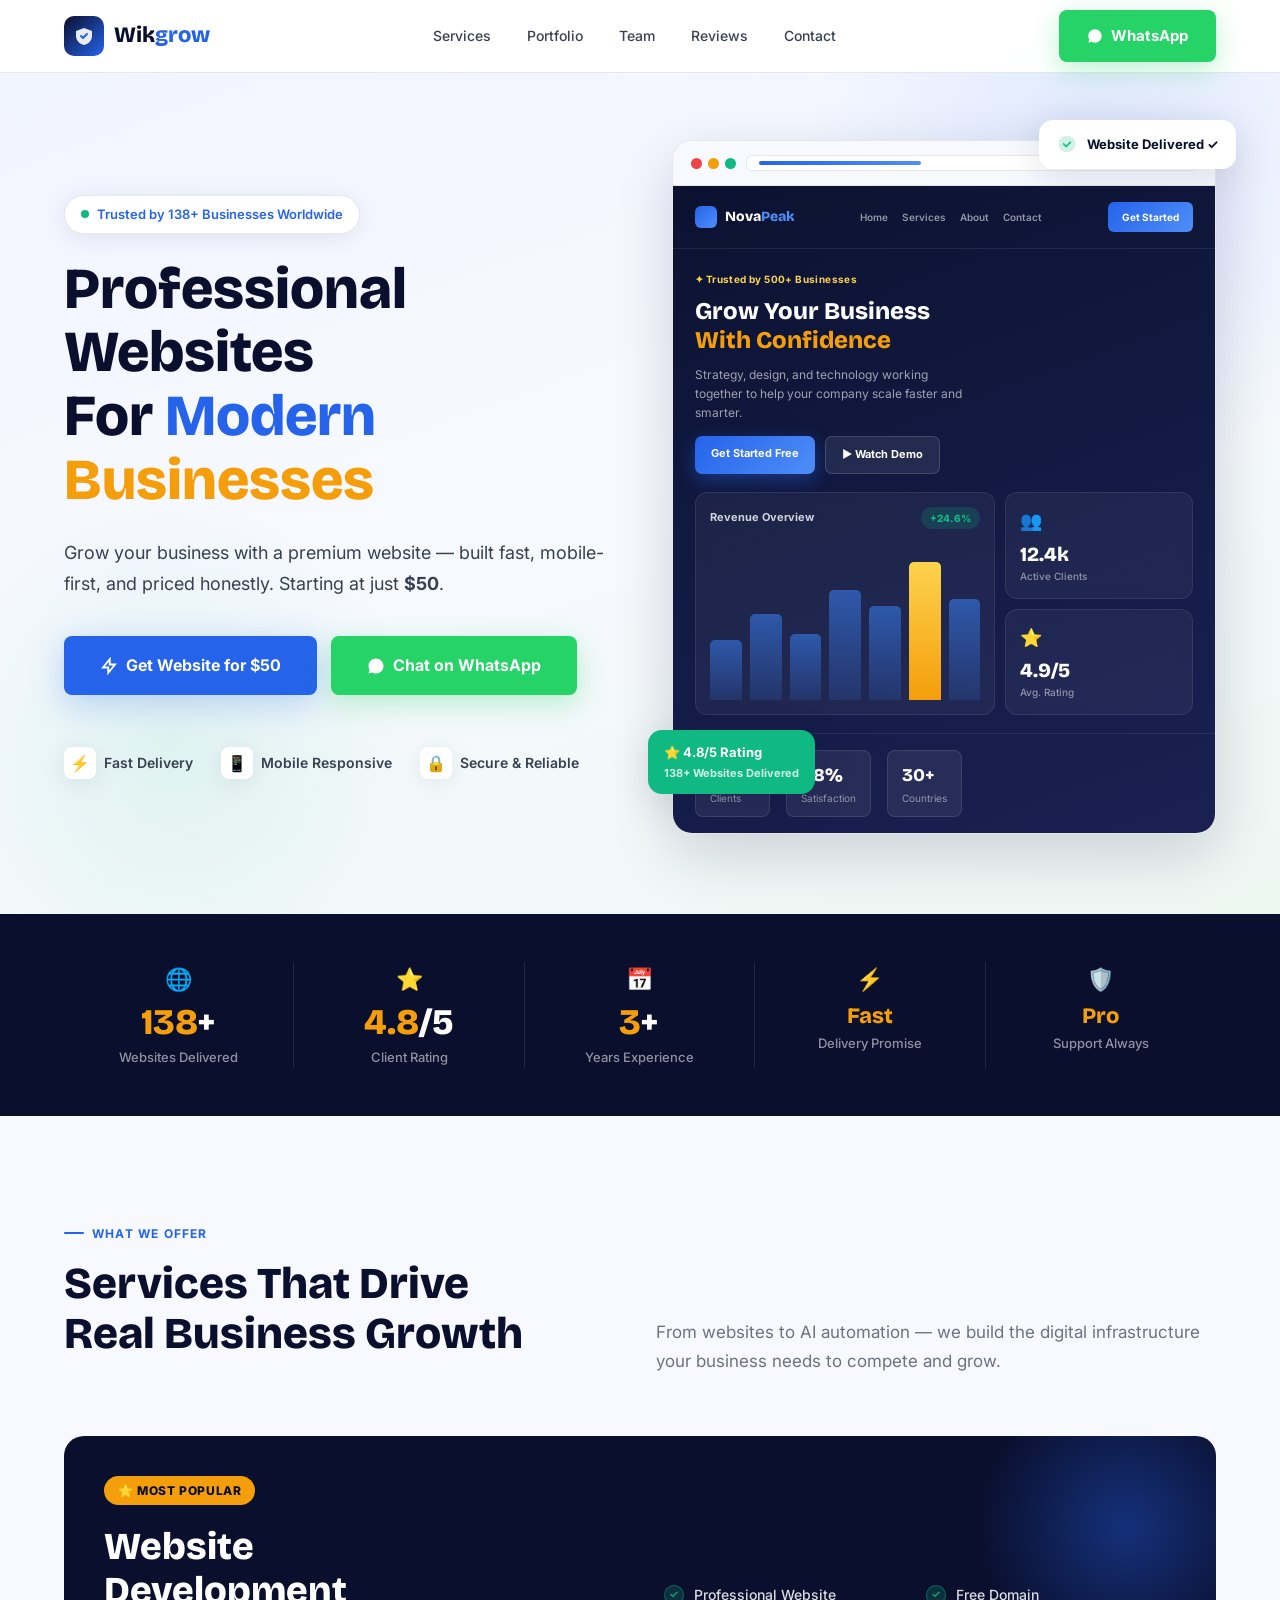
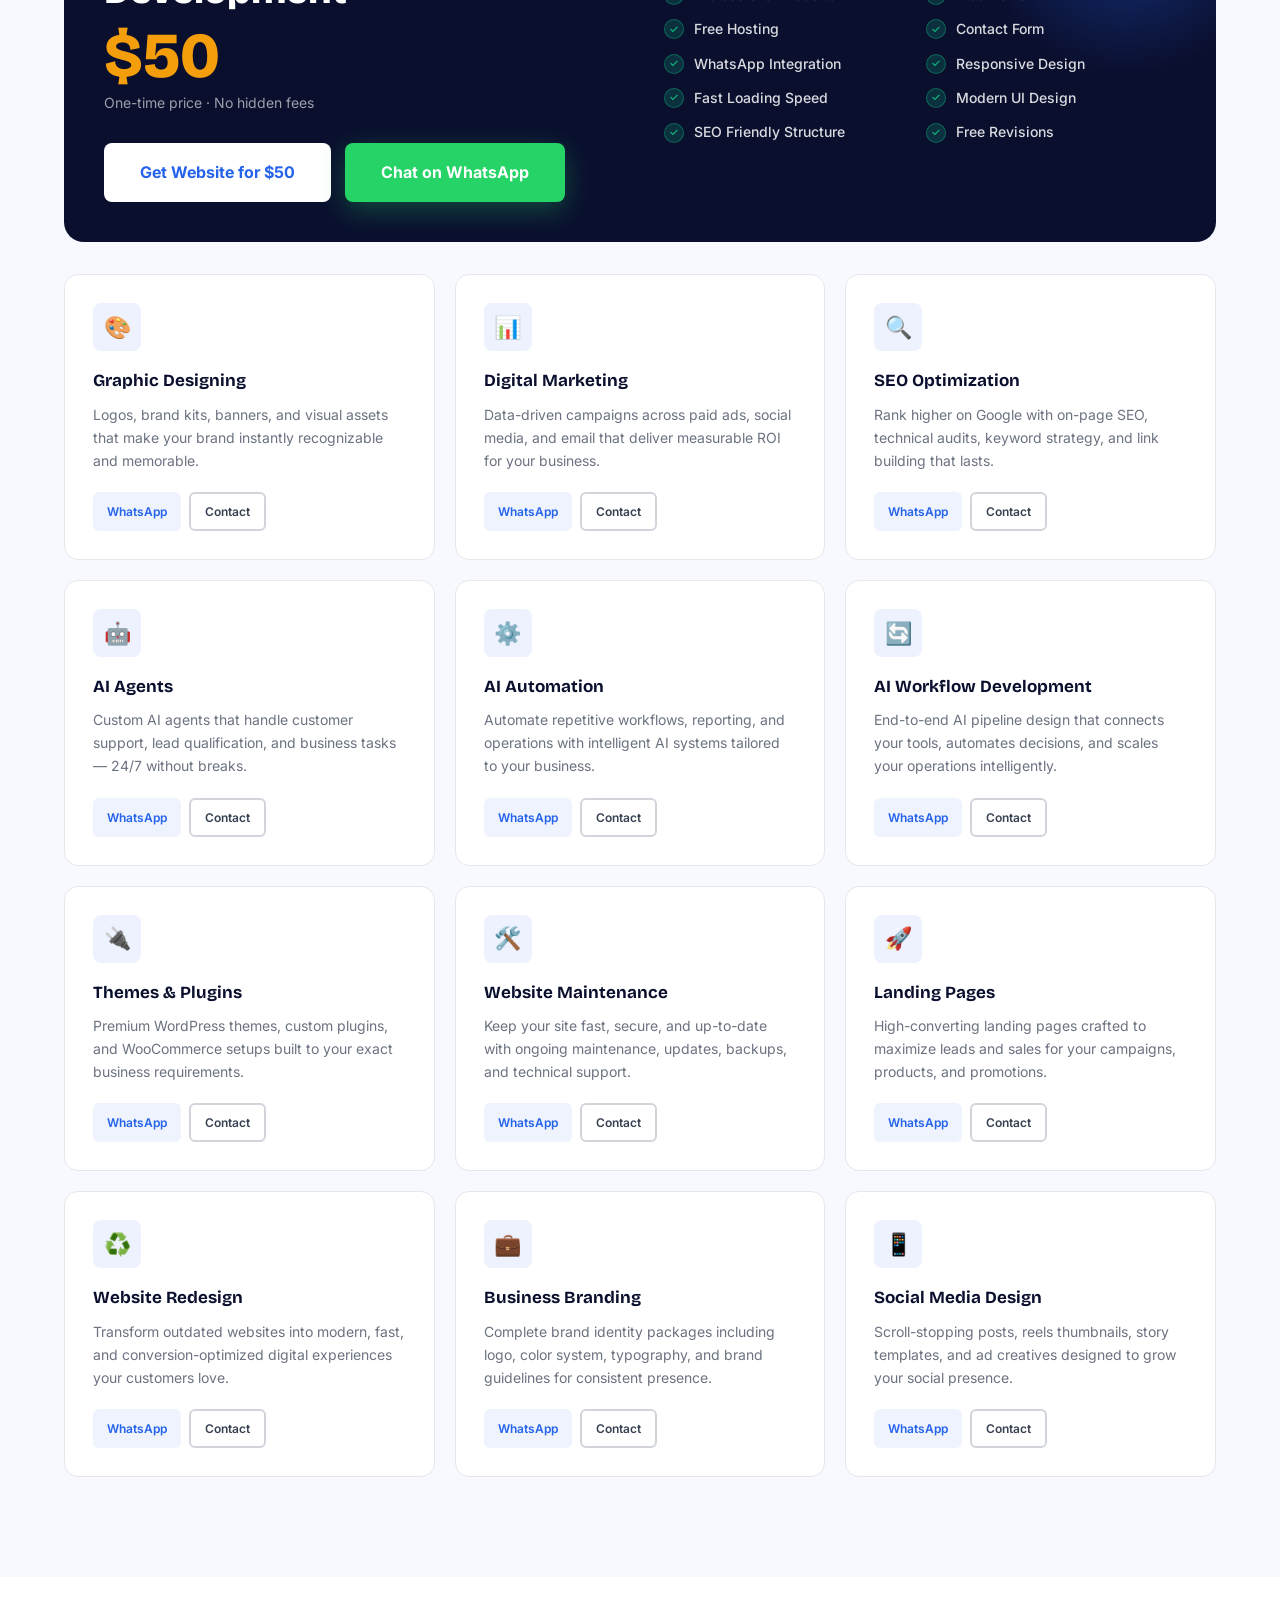
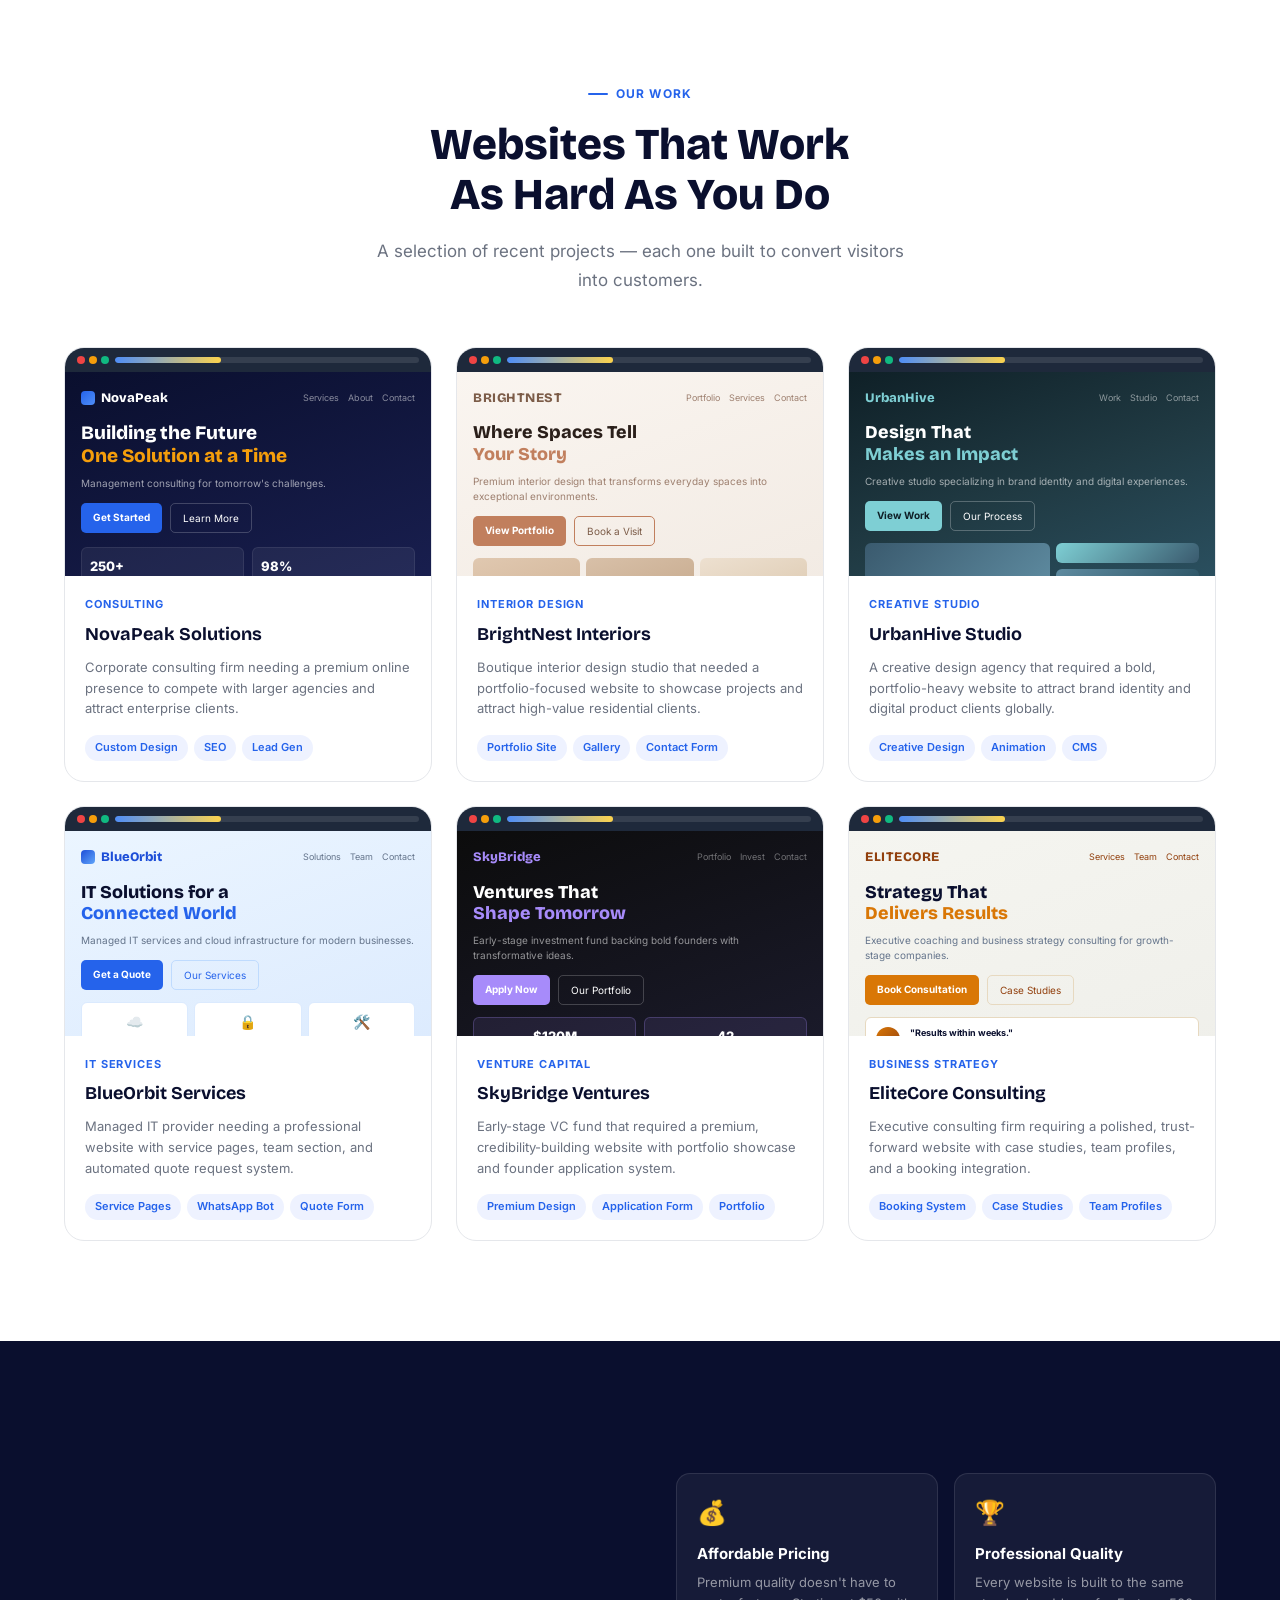
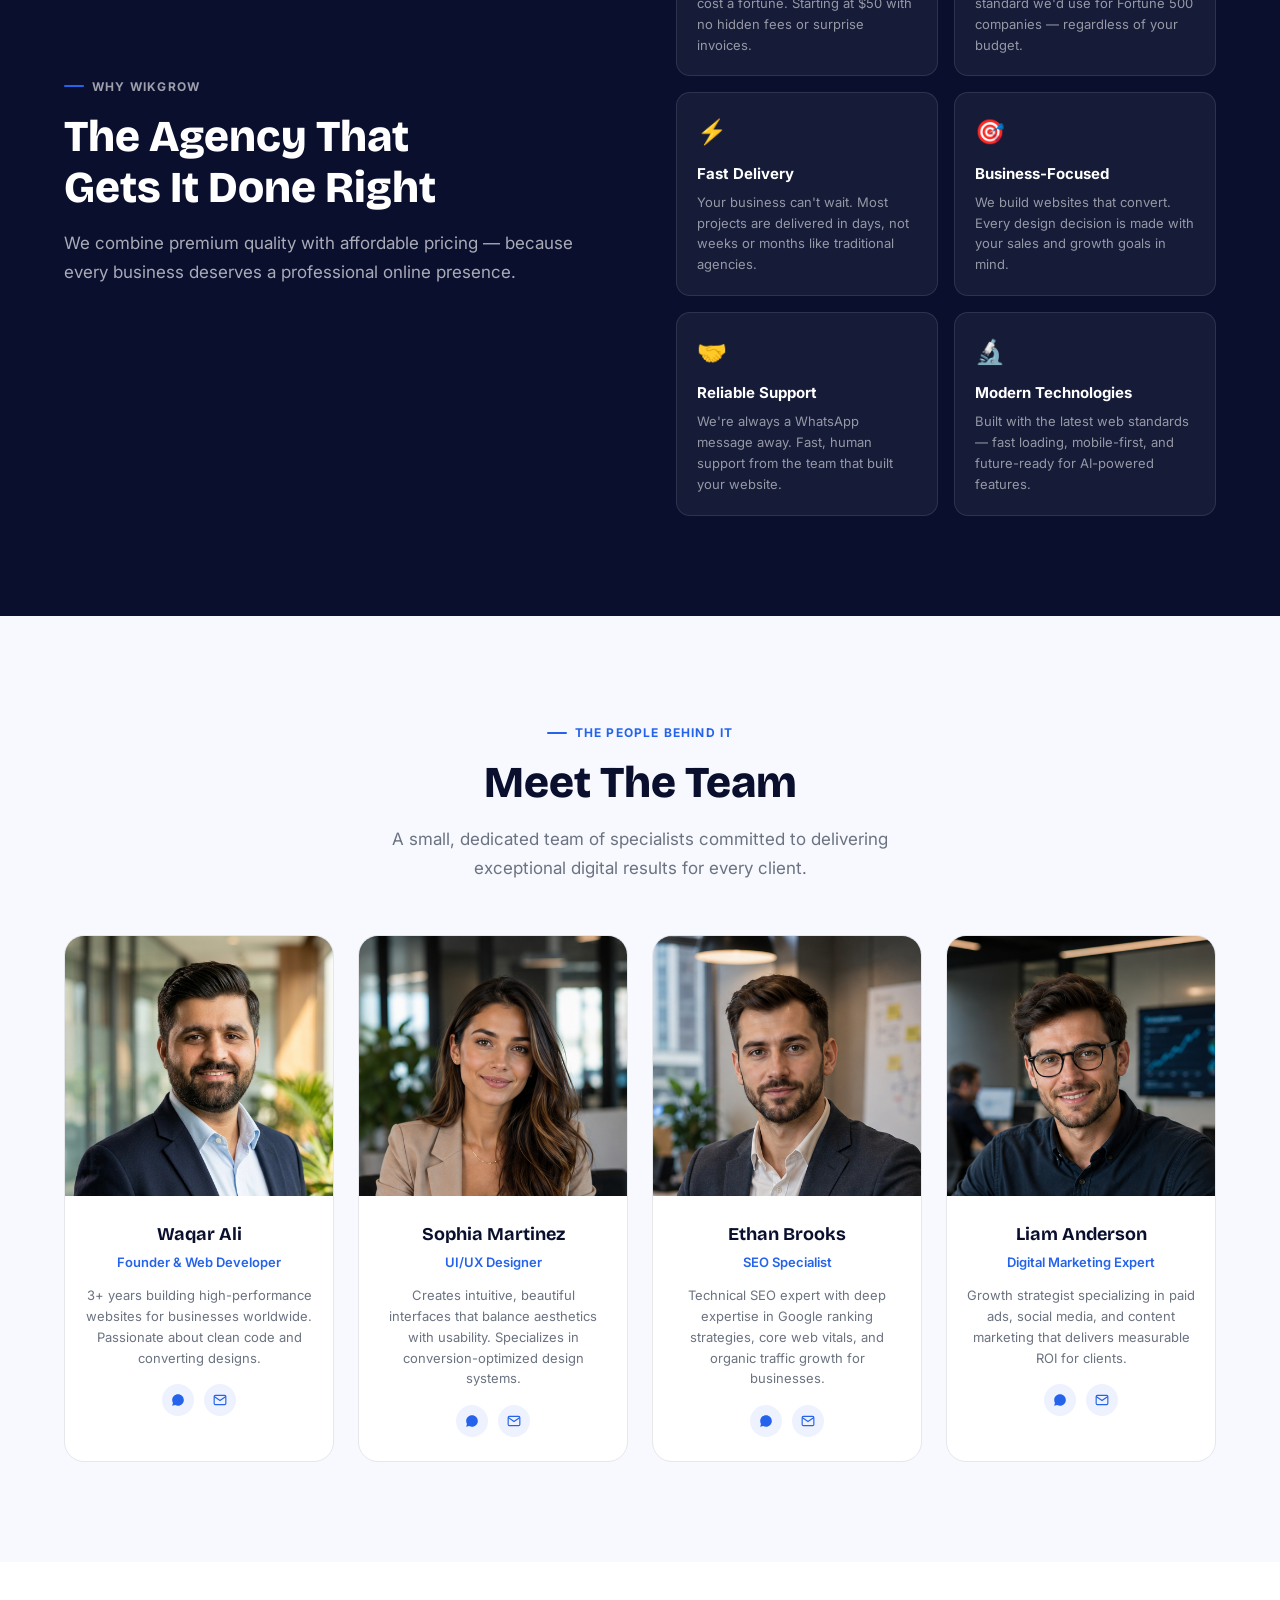
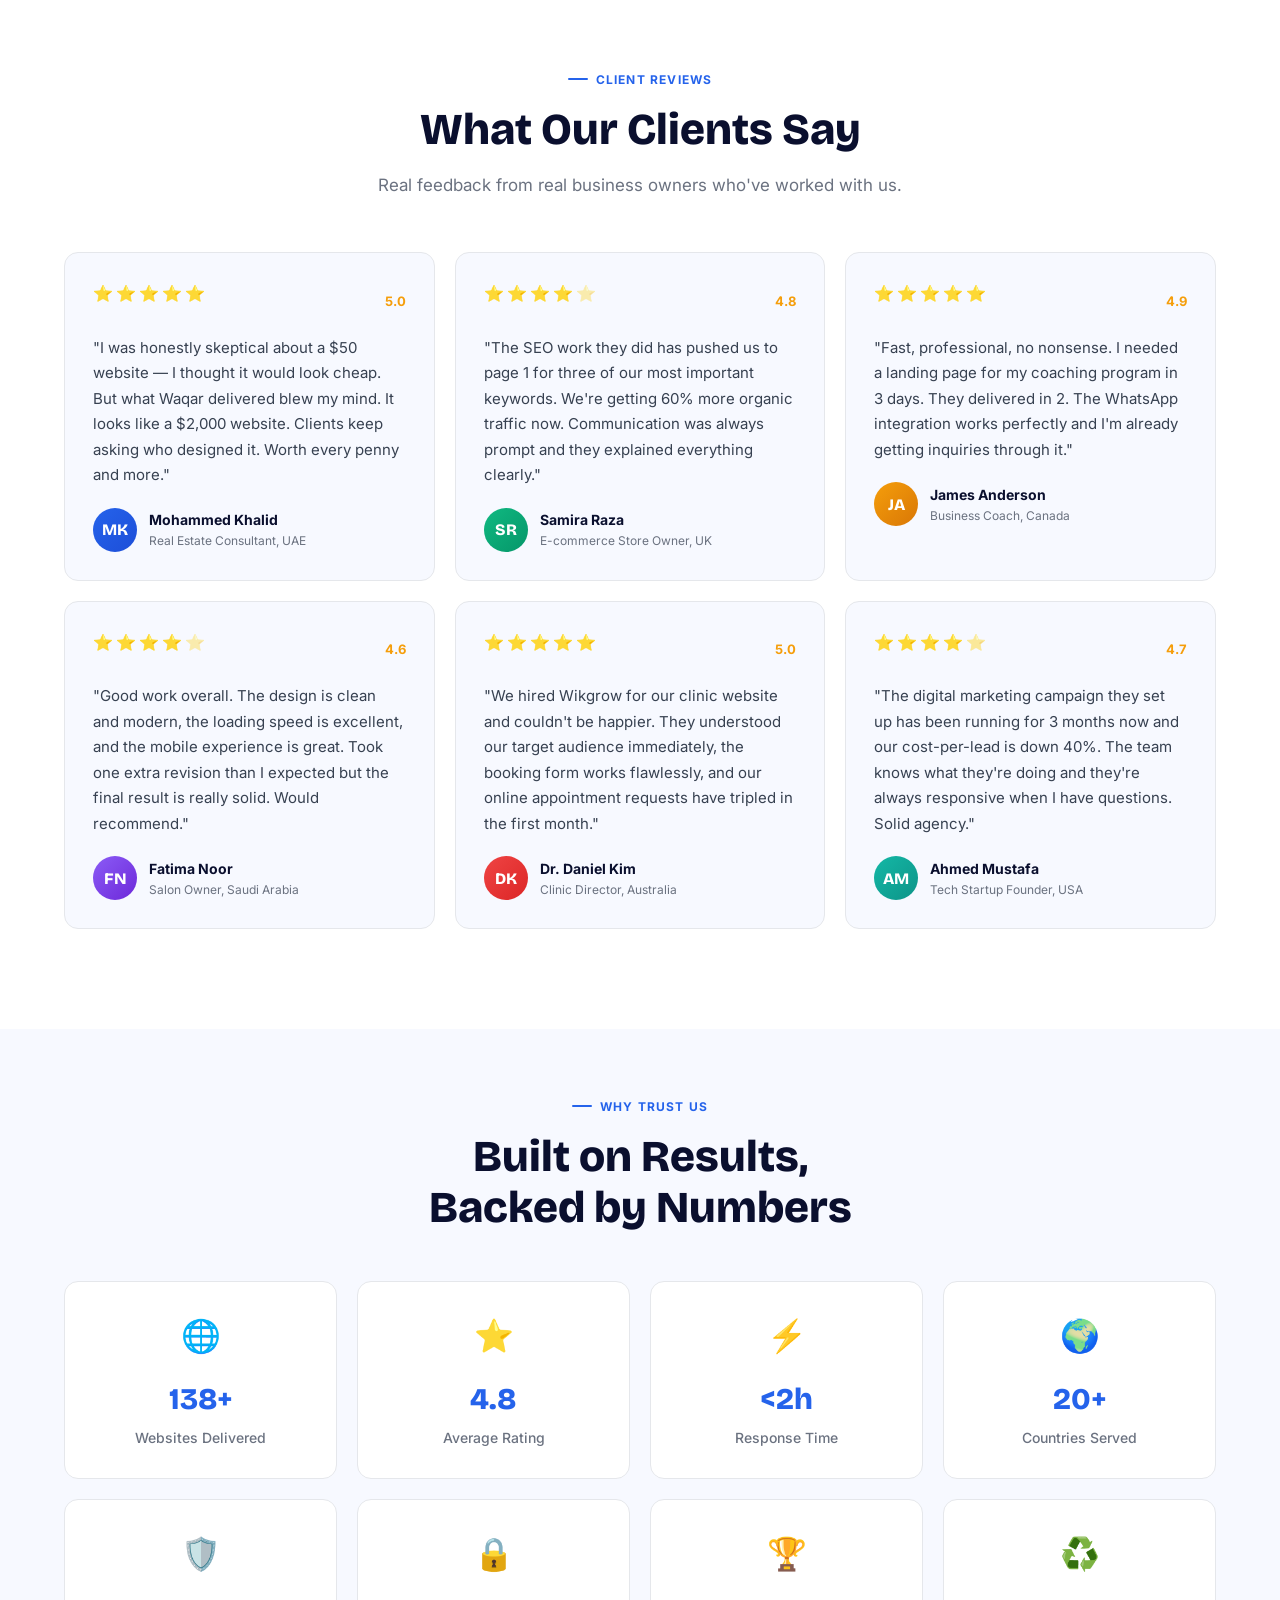
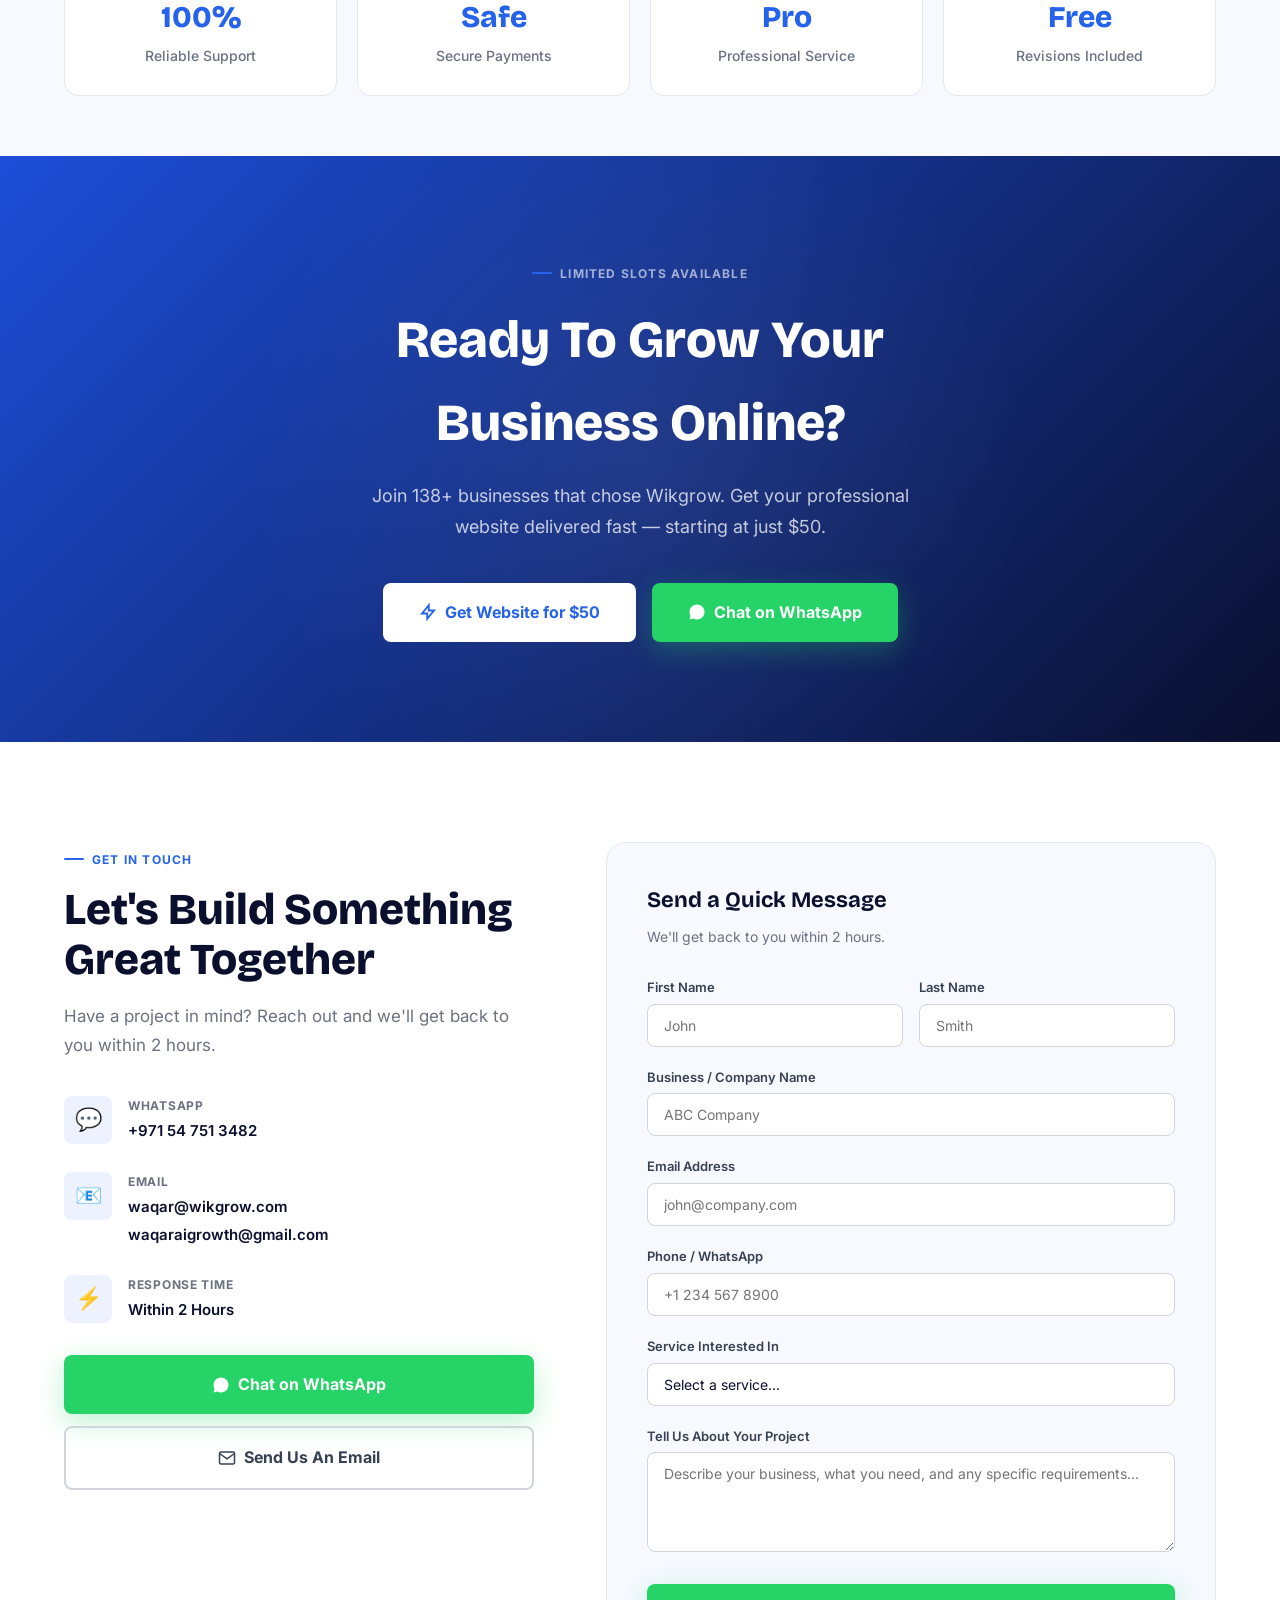
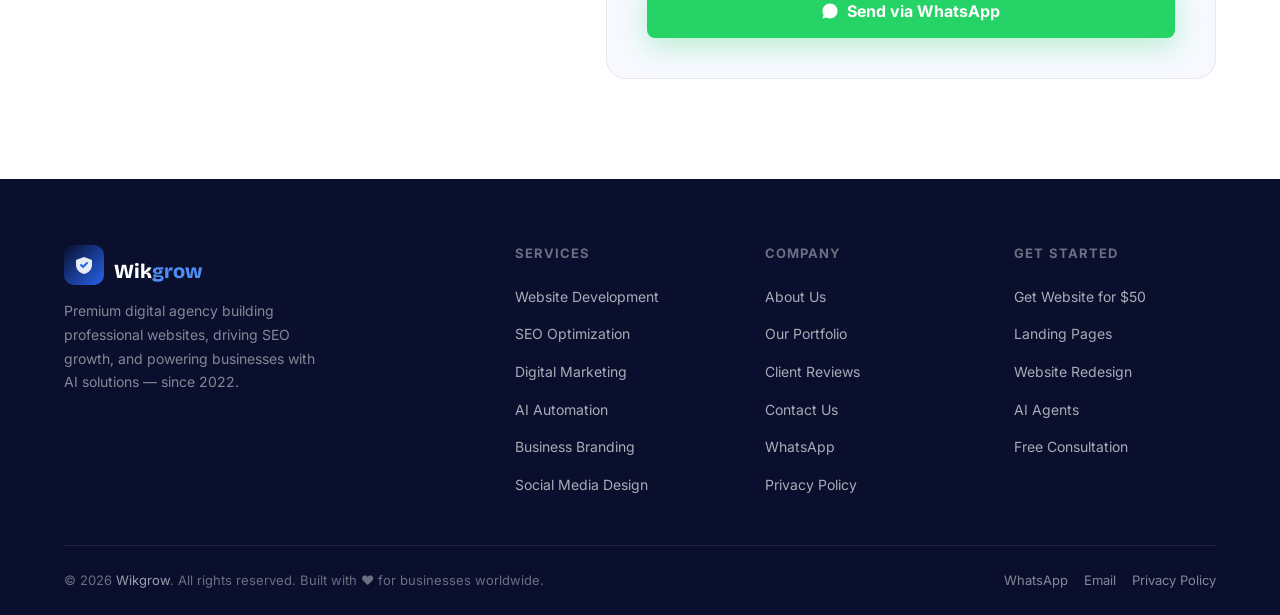
<file: index.html>
<!DOCTYPE html>
<html lang="en">
<head>
<meta charset="UTF-8">
<meta name="viewport" content="width=device-width, initial-scale=1.0">
<title>Wikgrow – Professional Websites For Modern Businesses | Digital Agency</title>
<meta name="description" content="Wikgrow builds premium professional websites starting at $50. Expert web development, SEO, digital marketing, AI automation & branding solutions. Get your website today.">
<meta name="keywords" content="professional website design, website development $50, digital agency, SEO optimization, AI automation, digital marketing, web design Pakistan, Wikgrow">
<meta property="og:title" content="Wikgrow – Professional Websites For Modern Businesses">
<meta property="og:description" content="Get a premium professional website for just $50. Fast delivery, mobile-friendly, SEO-ready. Trusted by 138+ businesses worldwide.">
<meta property="og:type" content="website">
<meta property="og:url" content="https://wikgrow.com">
<meta name="twitter:card" content="summary_large_image">
<meta name="twitter:title" content="Wikgrow – Professional Websites For Modern Businesses">
<meta name="twitter:description" content="Premium websites starting at $50. 138+ delivered. 4.8/5 rating. WhatsApp us today.">
<link rel="canonical" href="https://wikgrow.com">

<script type="application/ld+json">
{
  "@context": "https://schema.org",
  "@type": "Organization",
  "name": "Wikgrow",
  "description": "Professional digital agency offering website development, SEO, digital marketing, and AI solutions",
  "url": "https://wikgrow.com",
  "contactPoint": {
    "@type": "ContactPoint",
    "contactType": "customer service",
    "availableLanguage": "English"
  },
  "sameAs": []
}
</script>
<link rel="preconnect" href="https://fonts.googleapis.com">
<link rel="preconnect" href="https://fonts.gstatic.com" crossorigin>
<link href="https://fonts.googleapis.com/css2?family=Inter:wght@300;400;500;600;700;800;900&family=Bricolage+Grotesque:wght@400;500;600;700;800&display=swap" rel="stylesheet">
<style>
/* ===== DESIGN TOKENS ===== */
:root {
  --navy: #0A0F2E;
  --navy-mid: #111640;
  --ink: #1A2052;
  --blue: #2563EB;
  --blue-mid: #1D4ED8;
  --blue-light: #3B82F6;
  --electric: #4F8EF7;
  --gold: #F59E0B;
  --gold-light: #FCD34D;
  --green: #10B981;
  --white: #FFFFFF;
  --off: #F7F9FF;
  --muted-bg: #EEF2FF;
  --text: #0A0F2E;
  --text-mid: #374151;
  --text-soft: #6B7280;
  --border: #E5E7EB;
  --border-mid: #D1D5DB;
  --radius: 14px;
  --radius-sm: 8px;
  --radius-lg: 20px;
  --shadow: 0 4px 24px rgba(10,15,46,.08);
  --shadow-md: 0 8px 40px rgba(10,15,46,.12);
  --shadow-lg: 0 20px 60px rgba(10,15,46,.16);
  --shadow-blue: 0 8px 32px rgba(37,99,235,.25);
}

/* ===== RESET ===== */
*, *::before, *::after { margin: 0; padding: 0; box-sizing: border-box; }
html { scroll-behavior: smooth; font-size: 16px; }
body { font-family: 'Inter', sans-serif; color: var(--text); background: #fff; overflow-x: hidden; line-height: 1.6; }
img { max-width: 100%; height: auto; display: block; }
a { text-decoration: none; color: inherit; }
ul { list-style: none; }
button { border: none; background: none; cursor: pointer; font-family: inherit; }

/* ===== UTILITIES ===== */
.container { max-width: 1200px; margin: 0 auto; padding: 0 24px; }
.section { padding: 100px 0; }
.section-sm { padding: 60px 0; }
.display { font-family: 'Bricolage Grotesque', sans-serif; font-weight: 800; }
.eyebrow { display: inline-flex; align-items: center; gap: 8px; font-size: 12px; font-weight: 700; letter-spacing: .1em; text-transform: uppercase; color: var(--blue); margin-bottom: 16px; }
.eyebrow::before { content: ''; width: 20px; height: 2px; background: var(--blue); border-radius: 2px; }
.section-title { font-family: 'Bricolage Grotesque', sans-serif; font-size: clamp(30px, 4vw, 44px); font-weight: 800; color: var(--navy); line-height: 1.15; margin-bottom: 16px; }
.section-sub { font-size: 17px; color: var(--text-soft); line-height: 1.7; max-width: 560px; }
.center { text-align: center; }
.center .section-sub { margin: 0 auto; }

/* ===== BUTTONS ===== */
.btn { display: inline-flex; align-items: center; gap: 8px; font-weight: 700; font-size: 15px; padding: 14px 28px; border-radius: var(--radius-sm); transition: all .22s; cursor: pointer; }
.btn-primary { background: var(--blue); color: #fff; box-shadow: var(--shadow-blue); }
.btn-primary:hover { background: var(--blue-mid); transform: translateY(-2px); box-shadow: 0 12px 40px rgba(37,99,235,.35); }
.btn-wa { background: #25D366; color: #fff; box-shadow: 0 8px 28px rgba(37,211,102,.3); }
.btn-wa:hover { background: #1da851; transform: translateY(-2px); }
.btn-outline { border: 2px solid var(--border-mid); color: var(--text-mid); background: transparent; }
.btn-outline:hover { border-color: var(--blue); color: var(--blue); }
.btn-lg { padding: 17px 36px; font-size: 16px; border-radius: var(--radius-sm); }
.btn-ghost { color: var(--blue); background: rgba(37,99,235,.08); }
.btn-ghost:hover { background: rgba(37,99,235,.15); }

/* ===== NAVIGATION ===== */
nav {
  position: fixed; top: 0; width: 100%; z-index: 1000;
  background: rgba(255,255,255,.96);
  backdrop-filter: blur(16px);
  border-bottom: 1px solid var(--border);
  transition: all .3s;
}
nav.scrolled { box-shadow: 0 4px 20px rgba(10,15,46,.08); }
.nav-inner { max-width: 1200px; margin: 0 auto; padding: 0 24px; display: flex; align-items: center; justify-content: space-between; height: 72px; }
.logo { display: flex; align-items: center; gap: 10px; }
.logo-mark { width: 40px; height: 40px; background: linear-gradient(135deg, var(--navy), var(--blue)); border-radius: 10px; display: flex; align-items: center; justify-content: center; }
.logo-mark svg { width: 22px; height: 22px; }
.logo-name { font-family: 'Bricolage Grotesque', sans-serif; font-weight: 800; font-size: 22px; color: var(--navy); }
.logo-name em { color: var(--blue); font-style: normal; }
.nav-links { display: flex; align-items: center; gap: 36px; }
.nav-links a { font-size: 14px; font-weight: 500; color: var(--text-mid); transition: color .2s; }
.nav-links a:hover { color: var(--blue); }
.nav-actions { display: flex; align-items: center; gap: 12px; }
.hamburger { display: none; flex-direction: column; gap: 5px; cursor: pointer; padding: 4px; }
.hamburger span { display: block; width: 24px; height: 2px; background: var(--navy); border-radius: 2px; transition: all .3s; }
.mobile-nav { display: none; position: fixed; top: 72px; left: 0; right: 0; bottom: 0; background: #fff; padding: 32px 24px; z-index: 999; overflow-y: auto; }
.mobile-nav.open { display: block; }
.mobile-nav a { display: block; padding: 14px 0; font-size: 17px; font-weight: 600; color: var(--navy); border-bottom: 1px solid var(--border); }
.mobile-nav .mobile-actions { display: flex; flex-direction: column; gap: 12px; margin-top: 24px; }

/* ===== HERO ===== */
#home {
  padding: 140px 0 80px;
  background: linear-gradient(160deg, #F0F4FF 0%, #F7F9FF 50%, #EDF7F2 100%);
  position: relative;
  overflow: hidden;
}
.hero-blob1 { position: absolute; top: -120px; right: -120px; width: 600px; height: 600px; background: radial-gradient(circle, rgba(37,99,235,.12) 0%, transparent 70%); border-radius: 50%; pointer-events: none; }
.hero-blob2 { position: absolute; bottom: -80px; left: -80px; width: 500px; height: 500px; background: radial-gradient(circle, rgba(16,185,129,.1) 0%, transparent 70%); border-radius: 50%; pointer-events: none; }
.hero-inner { display: grid; grid-template-columns: 1fr 1fr; gap: 64px; align-items: center; position: relative; z-index: 1; }
.hero-badge { display: inline-flex; align-items: center; gap: 8px; background: #fff; border: 1px solid var(--border); padding: 8px 16px; border-radius: 50px; font-size: 13px; font-weight: 600; color: var(--blue); margin-bottom: 24px; box-shadow: var(--shadow); }
.badge-dot { width: 8px; height: 8px; background: var(--green); border-radius: 50%; animation: blink 2s infinite; }
@keyframes blink { 0%,100% { opacity: 1; } 50% { opacity: .3; } }
.hero-title { font-family: 'Bricolage Grotesque', sans-serif; font-size: clamp(36px, 5vw, 58px); font-weight: 800; line-height: 1.1; color: var(--navy); margin-bottom: 24px; }
.hero-title .blue { color: var(--blue); }
.hero-title .gold { color: var(--gold); }
.hero-sub { font-size: 18px; color: var(--text-mid); line-height: 1.75; margin-bottom: 36px; }
.hero-actions { display: flex; gap: 14px; flex-wrap: wrap; margin-bottom: 52px; }
.hero-trust { display: flex; gap: 28px; flex-wrap: wrap; }
.trust-item { display: flex; align-items: center; gap: 8px; font-size: 14px; font-weight: 600; color: var(--text-mid); }
.trust-icon { width: 32px; height: 32px; background: #fff; border-radius: var(--radius-sm); display: flex; align-items: center; justify-content: center; box-shadow: var(--shadow); font-size: 16px; }

/* Hero Visual */
.hero-visual { position: relative; }
.hero-card { background: #fff; border-radius: var(--radius-lg); box-shadow: var(--shadow-lg); overflow: hidden; border: 1px solid var(--border); }
.hero-card-bar { background: var(--off); padding: 14px 18px; display: flex; align-items: center; gap: 10px; border-bottom: 1px solid var(--border); }
.hcb-dots { display: flex; gap: 6px; }
.hcb-dots span { width: 11px; height: 11px; border-radius: 50%; }
.hcb-bar-track { flex: 1; background: #fff; border-radius: 6px; padding: 5px 12px; border: 1px solid var(--border); display: flex; align-items: center; }
.hcb-bar-fill { display: block; width: 38%; height: 4px; border-radius: 4px; background: linear-gradient(90deg, var(--blue), var(--electric)); }
.hero-site-preview { background: linear-gradient(160deg, #0B1230 0%, #131B45 55%, #1A2052 100%); padding: 0; min-height: 380px; position: relative; display: flex; flex-direction: column; overflow: hidden; }
.preview-nav-bar { display: flex; align-items: center; justify-content: space-between; padding: 16px 22px; border-bottom: 1px solid rgba(255,255,255,.08); gap: 12px; }
.preview-logo-row { display: flex; align-items: center; gap: 8px; }
.preview-logo-mark { width: 22px; height: 22px; border-radius: 6px; background: linear-gradient(135deg, var(--blue), var(--electric)); display: inline-block; flex-shrink: 0; }
.preview-nav-btn { background: linear-gradient(135deg, var(--blue), var(--electric)); color: #fff; font-size: 10px; font-weight: 700; padding: 7px 14px; border-radius: 6px; white-space: nowrap; }
.preview-logo { font-family: 'Bricolage Grotesque', sans-serif; font-weight: 800; font-size: 14px; color: #fff; }
.preview-logo em { color: var(--electric); font-style: normal; }
.preview-links { display: flex; gap: 14px; }
.preview-links span { font-size: 10px; color: rgba(255,255,255,.55); font-weight: 600; }
.preview-hero-area { display: flex; flex-direction: column; gap: 10px; padding: 22px 22px 18px; }
.preview-h { font-family: 'Bricolage Grotesque', sans-serif; font-size: 24px; font-weight: 800; color: #fff; line-height: 1.2; }
.preview-h em { color: var(--gold); font-style: normal; }
.preview-eyebrow { display: inline-flex; align-items: center; gap: 6px; font-size: 10px; font-weight: 700; color: var(--gold-light); letter-spacing: .04em; }
.preview-p { font-size: 12px; color: rgba(255,255,255,.6); line-height: 1.6; max-width: 280px; }
.preview-btns { display: flex; gap: 10px; margin-top: 4px; }
.preview-btn { padding: 9px 16px; border-radius: 7px; font-size: 11px; font-weight: 700; }
.preview-btn.pb1 { background: linear-gradient(135deg, var(--blue), var(--electric)); color: #fff; box-shadow: 0 6px 18px rgba(37,99,235,.4); }
.preview-btn.pb2 { background: rgba(255,255,255,.08); color: #fff; border: 1px solid rgba(255,255,255,.15); }
.preview-dashboard { display: grid; grid-template-columns: 1.6fr 1fr; grid-template-rows: auto auto; gap: 10px; padding: 0 22px 18px; flex: 1; }
.preview-dash-card { background: rgba(255,255,255,.05); border: 1px solid rgba(255,255,255,.08); border-radius: 12px; padding: 14px; backdrop-filter: blur(6px); }
.preview-dash-main { grid-row: span 2; display: flex; flex-direction: column; gap: 14px; }
.pdc-head { display: flex; align-items: center; justify-content: space-between; font-size: 11px; font-weight: 700; color: rgba(255,255,255,.8); }
.pdc-pill { background: rgba(16,185,129,.18); color: var(--green); border-radius: 50px; padding: 3px 9px; font-size: 10px; font-weight: 800; }
.pdc-chart { display: flex; align-items: flex-end; gap: 8px; flex: 1; min-height: 90px; }
.pdc-bar { flex: 1; border-radius: 5px 5px 0 0; background: linear-gradient(180deg, rgba(59,130,246,.55), rgba(59,130,246,.15)); }
.pdc-bar-active { background: linear-gradient(180deg, var(--gold-light), var(--gold)); }
.pdc-icon { font-size: 18px; margin-bottom: 8px; }
.pdc-num { font-family: 'Bricolage Grotesque', sans-serif; font-size: 20px; font-weight: 800; color: #fff; line-height: 1; margin-bottom: 4px; }
.pdc-lbl { font-size: 10px; color: rgba(255,255,255,.5); font-weight: 500; }
.preview-stats { display: flex; gap: 16px; padding: 16px 22px; border-top: 1px solid rgba(255,255,255,.08); }
.preview-stat { background: rgba(255,255,255,.07); border: 1px solid rgba(255,255,255,.1); border-radius: 8px; padding: 10px 14px; }
.ps-num { font-family: 'Bricolage Grotesque', sans-serif; font-size: 18px; font-weight: 800; color: #fff; }
.ps-lbl { font-size: 10px; color: rgba(255,255,255,.5); }
.hero-float1 { position: absolute; top: -20px; right: -20px; background: #fff; border-radius: var(--radius); padding: 14px 18px; box-shadow: var(--shadow-md); display: flex; align-items: center; gap: 10px; white-space: nowrap; animation: floatY 4s ease-in-out infinite; }
.hero-float2 { position: absolute; bottom: 40px; left: -24px; background: var(--green); border-radius: var(--radius); padding: 12px 16px; box-shadow: var(--shadow-md); color: #fff; animation: floatY 4s ease-in-out infinite 2s; }
@keyframes floatY { 0%,100% { transform: translateY(0); } 50% { transform: translateY(-8px); } }

/* ===== STATS BAR ===== */
.stats-bar { background: var(--navy); padding: 48px 0; }
.stats-grid { display: grid; grid-template-columns: repeat(5, 1fr); gap: 0; }
.stat-item { text-align: center; padding: 0 24px; border-right: 1px solid rgba(255,255,255,.1); }
.stat-item:last-child { border-right: none; }
.stat-num { font-family: 'Bricolage Grotesque', sans-serif; font-size: 36px; font-weight: 800; color: #fff; line-height: 1; margin-bottom: 6px; }
.stat-num em { color: var(--gold); font-style: normal; }
.stat-label { font-size: 13px; color: rgba(255,255,255,.55); font-weight: 500; }
.stat-icon { font-size: 22px; margin-bottom: 8px; }

/* ===== SERVICES ===== */
#services { background: var(--off); }
.services-intro { display: flex; justify-content: space-between; align-items: flex-end; margin-bottom: 60px; gap: 24px; flex-wrap: wrap; }
.featured-service { background: var(--navy); border-radius: var(--radius-lg); padding: 40px; position: relative; overflow: hidden; margin-bottom: 32px; }
.featured-service::before { content: ''; position: absolute; top: -60px; right: -60px; width: 300px; height: 300px; background: radial-gradient(circle, rgba(37,99,235,.4) 0%, transparent 70%); border-radius: 50%; }
.featured-badge { display: inline-flex; align-items: center; gap: 6px; background: var(--gold); color: var(--navy); padding: 5px 14px; border-radius: 50px; font-size: 12px; font-weight: 800; text-transform: uppercase; letter-spacing: .05em; margin-bottom: 20px; }
.featured-inner { display: grid; grid-template-columns: 1fr 1fr; gap: 48px; align-items: center; position: relative; z-index: 1; }
.featured-title { font-family: 'Bricolage Grotesque', sans-serif; font-size: 38px; font-weight: 800; color: #fff; line-height: 1.15; margin-bottom: 12px; }
.featured-price { font-family: 'Bricolage Grotesque', sans-serif; font-size: 64px; font-weight: 800; color: var(--gold); line-height: 1; margin-bottom: 4px; }
.featured-price-note { font-size: 14px; color: rgba(255,255,255,.6); margin-bottom: 28px; }
.featured-actions { display: flex; gap: 14px; flex-wrap: wrap; }
.feat-includes { display: grid; grid-template-columns: 1fr 1fr; gap: 12px; }
.feat-item { display: flex; align-items: center; gap: 10px; font-size: 14px; color: rgba(255,255,255,.85); font-weight: 500; }
.feat-check { width: 20px; height: 20px; background: rgba(16,185,129,.2); border: 1px solid rgba(16,185,129,.4); border-radius: 50%; display: flex; align-items: center; justify-content: center; flex-shrink: 0; font-size: 11px; color: var(--green); }
.services-grid { display: grid; grid-template-columns: repeat(3, 1fr); gap: 20px; }
.srv-card { background: #fff; border-radius: var(--radius); border: 1px solid var(--border); padding: 28px; transition: all .25s; position: relative; overflow: hidden; }
.srv-card::after { content: ''; position: absolute; bottom: 0; left: 0; right: 0; height: 3px; background: linear-gradient(90deg, var(--blue), var(--electric)); transform: scaleX(0); transition: transform .3s; transform-origin: left; }
.srv-card:hover { border-color: rgba(37,99,235,.2); box-shadow: var(--shadow-md); transform: translateY(-4px); }
.srv-card:hover::after { transform: scaleX(1); }
.srv-icon { width: 48px; height: 48px; border-radius: var(--radius-sm); background: var(--muted-bg); display: flex; align-items: center; justify-content: center; font-size: 22px; margin-bottom: 16px; }
.srv-title { font-family: 'Bricolage Grotesque', sans-serif; font-size: 17px; font-weight: 700; color: var(--navy); margin-bottom: 8px; }
.srv-desc { font-size: 14px; color: var(--text-soft); line-height: 1.65; margin-bottom: 20px; }
.srv-actions { display: flex; gap: 8px; }
.srv-btn { font-size: 12px; font-weight: 600; padding: 8px 14px; border-radius: 6px; }

/* ===== PORTFOLIO ===== */
#portfolio { background: #fff; }
.portfolio-tabs { display: flex; gap: 8px; flex-wrap: wrap; margin-bottom: 48px; }
.tab { padding: 8px 20px; border-radius: 50px; font-size: 13px; font-weight: 600; border: 1px solid var(--border); color: var(--text-soft); cursor: pointer; transition: all .2s; }
.tab.active, .tab:hover { background: var(--blue); color: #fff; border-color: var(--blue); }
.portfolio-grid { display: grid; grid-template-columns: repeat(3, 1fr); gap: 24px; }
.port-card { border-radius: var(--radius-lg); overflow: hidden; border: 1px solid var(--border); transition: all .3s cubic-bezier(.2,.8,.2,1); background: #fff; }
.port-card:hover { box-shadow: var(--shadow-lg); transform: translateY(-6px); border-color: rgba(37,99,235,.15); }
.port-screen { transition: transform .4s ease; }
.port-card:hover .port-screen { transform: scale(1.015); }
.port-screen { aspect-ratio: 16/10; overflow: hidden; position: relative; }
.port-screen-inner { width: 100%; height: 100%; display: flex; flex-direction: column; }
.port-bar { background: #1e293b; padding: 8px 12px; display: flex; align-items: center; gap: 6px; }
.port-dots { display: flex; gap: 4px; }
.port-dots span { width: 8px; height: 8px; border-radius: 50%; }
.port-url { flex: 1; background: rgba(255,255,255,.1); border-radius: 4px; height: 6px; overflow: hidden; }
.port-url span { display: block; height: 100%; width: 35%; border-radius: 4px; background: linear-gradient(90deg, var(--electric), var(--gold-light)); }
.port-site { flex: 1; display: flex; flex-direction: column; padding: 16px; }
.port-info { padding: 20px; }
.port-industry { font-size: 11px; font-weight: 700; text-transform: uppercase; letter-spacing: .08em; color: var(--blue); margin-bottom: 6px; }
.port-name { font-family: 'Bricolage Grotesque', sans-serif; font-size: 18px; font-weight: 700; color: var(--navy); margin-bottom: 8px; }
.port-desc { font-size: 13px; color: var(--text-soft); line-height: 1.6; margin-bottom: 16px; }
.port-tags { display: flex; gap: 6px; flex-wrap: wrap; }
.port-tag { font-size: 11px; font-weight: 600; padding: 4px 10px; background: var(--muted-bg); color: var(--blue); border-radius: 50px; }

/* ===== TEAM ===== */
#team { background: var(--off); }
.team-grid { display: grid; grid-template-columns: repeat(4, 1fr); gap: 24px; }
.team-card { background: #fff; border-radius: var(--radius-lg); overflow: hidden; border: 1px solid var(--border); transition: all .25s; text-align: center; }
.team-card:hover { box-shadow: var(--shadow-md); transform: translateY(-4px); }
.team-img-wrap { position: relative; height: 260px; overflow: hidden; background: linear-gradient(135deg, #E8EEF8, #D4E0F5); }
.team-img-wrap img { width: 100%; height: 100%; object-fit: cover; object-position: top center; }
.team-info { padding: 24px 20px; }
.team-name { font-family: 'Bricolage Grotesque', sans-serif; font-size: 18px; font-weight: 700; color: var(--navy); margin-bottom: 4px; }
.team-role { font-size: 13px; color: var(--blue); font-weight: 600; margin-bottom: 12px; }
.team-bio { font-size: 13px; color: var(--text-soft); line-height: 1.6; }
.team-socials { display: flex; justify-content: center; gap: 10px; margin-top: 16px; }
.social-btn { width: 32px; height: 32px; border-radius: 50%; background: var(--muted-bg); display: flex; align-items: center; justify-content: center; font-size: 14px; color: var(--blue); transition: all .2s; }
.social-btn:hover { background: var(--blue); color: #fff; }

/* Team avatar SVGs */
.avatar-placeholder { width: 100%; height: 100%; display: flex; align-items: center; justify-content: center; }

/* ===== REVIEWS ===== */
#reviews { background: #fff; }
.reviews-grid { display: grid; grid-template-columns: repeat(3, 1fr); gap: 20px; }
.review-card { background: var(--off); border-radius: var(--radius); padding: 28px; border: 1px solid var(--border); transition: all .25s; }
.review-card:hover { box-shadow: var(--shadow-md); border-color: rgba(37,99,235,.15); }
.review-stars { display: flex; gap: 3px; margin-bottom: 14px; }
.star { font-size: 16px; }
.review-text { font-size: 15px; color: var(--text-mid); line-height: 1.7; margin-bottom: 20px; }
.review-author { display: flex; align-items: center; gap: 12px; }
.review-avatar { width: 44px; height: 44px; border-radius: 50%; display: flex; align-items: center; justify-content: center; font-family: 'Bricolage Grotesque', sans-serif; font-weight: 800; font-size: 16px; color: #fff; flex-shrink: 0; }
.review-name { font-weight: 700; font-size: 14px; color: var(--navy); }
.review-role { font-size: 12px; color: var(--text-soft); }
.rating-num { font-size: 13px; font-weight: 700; color: var(--gold); margin-left: auto; }

/* ===== WHY WIKGROW ===== */
#why { background: var(--navy); padding: 100px 0; }
.why-inner { display: grid; grid-template-columns: 1fr 1fr; gap: 72px; align-items: center; }
.why-left .section-title { color: #fff; }
.why-left .section-sub { color: rgba(255,255,255,.65); }
.why-grid { display: grid; grid-template-columns: 1fr 1fr; gap: 16px; margin-top: 32px; }
.why-item { background: rgba(255,255,255,.05); border: 1px solid rgba(255,255,255,.1); border-radius: var(--radius); padding: 20px; transition: all .25s; }
.why-item:hover { background: rgba(255,255,255,.08); border-color: rgba(37,99,235,.4); }
.why-icon { font-size: 24px; margin-bottom: 10px; }
.why-title { font-weight: 700; font-size: 15px; color: #fff; margin-bottom: 6px; }
.why-desc { font-size: 13px; color: rgba(255,255,255,.55); line-height: 1.6; }

/* ===== TRUST ===== */
#trust { background: var(--off); }
.trust-grid { display: grid; grid-template-columns: repeat(4, 1fr); gap: 20px; }
.trust-card { background: #fff; border-radius: var(--radius); padding: 28px 24px; border: 1px solid var(--border); text-align: center; transition: all .25s; }
.trust-card:hover { box-shadow: var(--shadow-md); transform: translateY(-3px); }
.trust-card-icon { font-size: 32px; margin-bottom: 14px; }
.trust-card-num { font-family: 'Bricolage Grotesque', sans-serif; font-size: 30px; font-weight: 800; color: var(--blue); margin-bottom: 4px; }
.trust-card-label { font-size: 14px; color: var(--text-soft); font-weight: 500; }

/* ===== CTA ===== */
#cta { background: linear-gradient(135deg, var(--blue-mid) 0%, var(--navy) 100%); padding: 100px 0; position: relative; overflow: hidden; }
#cta::before { content: ''; position: absolute; top: -100px; left: 50%; transform: translateX(-50%); width: 800px; height: 800px; background: radial-gradient(circle, rgba(255,255,255,.06) 0%, transparent 70%); border-radius: 50%; pointer-events: none; }
.cta-inner { text-align: center; position: relative; z-index: 1; }
.cta-title { font-family: 'Bricolage Grotesque', sans-serif; font-size: clamp(32px, 5vw, 52px); font-weight: 800; color: #fff; margin-bottom: 16px; }
.cta-sub { font-size: 18px; color: rgba(255,255,255,.75); max-width: 540px; margin: 0 auto 40px; line-height: 1.7; }
.cta-actions { display: flex; justify-content: center; gap: 16px; flex-wrap: wrap; }
.btn-white { background: #fff; color: var(--blue); }
.btn-white:hover { background: #F0F4FF; transform: translateY(-2px); }

/* ===== CONTACT ===== */
#contact { background: #fff; }
.contact-inner { display: grid; grid-template-columns: 1fr 1.3fr; gap: 72px; align-items: start; }
.contact-info-item { display: flex; align-items: flex-start; gap: 16px; margin-bottom: 28px; }
.contact-icon-wrap { width: 48px; height: 48px; border-radius: var(--radius-sm); background: var(--muted-bg); display: flex; align-items: center; justify-content: center; font-size: 22px; flex-shrink: 0; }
.contact-label { font-size: 12px; font-weight: 700; text-transform: uppercase; letter-spacing: .06em; color: var(--text-soft); margin-bottom: 4px; }
.contact-value { font-weight: 600; color: var(--navy); font-size: 15px; }
.contact-quick { display: flex; flex-direction: column; gap: 12px; margin-top: 32px; }
.contact-form { background: var(--off); border-radius: var(--radius-lg); padding: 40px; border: 1px solid var(--border); }
.form-group { margin-bottom: 20px; }
.form-row { display: grid; grid-template-columns: 1fr 1fr; gap: 16px; }
label { display: block; font-size: 13px; font-weight: 600; color: var(--text-mid); margin-bottom: 6px; }
input, select, textarea { width: 100%; padding: 12px 16px; border-radius: var(--radius-sm); border: 1px solid var(--border-mid); font-size: 14px; font-family: inherit; color: var(--text); background: #fff; transition: border-color .2s; outline: none; }
input:focus, select:focus, textarea:focus { border-color: var(--blue); box-shadow: 0 0 0 3px rgba(37,99,235,.1); }
textarea { resize: vertical; min-height: 100px; }
select { appearance: none; cursor: pointer; }
.form-submit { width: 100%; justify-content: center; margin-top: 4px; }

/* ===== FOOTER ===== */
footer { background: var(--navy); padding: 64px 0 0; }
.footer-inner { display: grid; grid-template-columns: 2fr 1fr 1fr 1fr; gap: 48px; padding-bottom: 48px; border-bottom: 1px solid rgba(255,255,255,.1); }
.footer-brand .logo-name { color: #fff; margin-top: 12px; font-size: 20px; }
.footer-brand p { font-size: 14px; color: rgba(255,255,255,.5); line-height: 1.7; margin-top: 12px; max-width: 260px; }
.footer-col-title { font-size: 13px; font-weight: 700; text-transform: uppercase; letter-spacing: .08em; color: rgba(255,255,255,.4); margin-bottom: 20px; }
.footer-links { display: flex; flex-direction: column; gap: 12px; }
.footer-links a { font-size: 14px; color: rgba(255,255,255,.65); transition: color .2s; }
.footer-links a:hover { color: #fff; }
.footer-bottom { padding: 24px 0; display: flex; justify-content: space-between; align-items: center; flex-wrap: wrap; gap: 12px; }
.footer-copy { font-size: 13px; color: rgba(255,255,255,.4); }
.footer-copy a { color: rgba(255,255,255,.6); }

/* ===== ANIMATIONS ===== */
.fade-up { opacity: 0; transform: translateY(24px); transition: opacity .6s ease, transform .6s ease; }
.fade-up.visible { opacity: 1; transform: translateY(0); }
.fade-up-d1 { transition-delay: .1s; }
.fade-up-d2 { transition-delay: .2s; }
.fade-up-d3 { transition-delay: .3s; }
.fade-up-d4 { transition-delay: .4s; }

/* ===== RESPONSIVE ===== */
@media (max-width: 1024px) {
  .stats-grid { grid-template-columns: repeat(3, 1fr); gap: 24px; }
  .stat-item { border-right: none; border-bottom: 1px solid rgba(255,255,255,.1); padding-bottom: 24px; }
  .stat-item:nth-child(3n) { border-bottom: none; }
  .services-grid { grid-template-columns: 1fr 1fr; }
  .portfolio-grid { grid-template-columns: 1fr 1fr; }
  .team-grid { grid-template-columns: 1fr 1fr; }
  .reviews-grid { grid-template-columns: 1fr 1fr; }
  .footer-inner { grid-template-columns: 1fr 1fr; }
  .why-inner { gap: 40px; }
  .featured-inner { gap: 32px; }
  .trust-grid { grid-template-columns: repeat(2, 1fr); }
}
@media (max-width: 768px) {
  .section { padding: 72px 0; }
  .nav-links, .nav-actions .btn { display: none; }
  .nav-actions .btn-wa { display: none; }
  .hamburger { display: flex; }
  .hero-inner { grid-template-columns: 1fr; gap: 48px; }
  .hero-visual { display: none; }
  .hero-title { font-size: 36px; }
  .stats-grid { grid-template-columns: 1fr 1fr; }
  .featured-inner { grid-template-columns: 1fr; }
  .services-grid { grid-template-columns: 1fr; }
  .portfolio-grid { grid-template-columns: 1fr; }
  .team-grid { grid-template-columns: 1fr 1fr; }
  .reviews-grid { grid-template-columns: 1fr; }
  .why-inner { grid-template-columns: 1fr; }
  .why-grid { grid-template-columns: 1fr; }
  .trust-grid { grid-template-columns: 1fr 1fr; }
  .contact-inner { grid-template-columns: 1fr; }
  .footer-inner { grid-template-columns: 1fr; gap: 32px; }
  .footer-bottom { flex-direction: column; text-align: center; }
  .services-intro { flex-direction: column; align-items: flex-start; }
  .form-row { grid-template-columns: 1fr; }
  .featured-price { font-size: 48px; }
  .feat-includes { grid-template-columns: 1fr; }
}
@media (max-width: 480px) {
  .team-grid { grid-template-columns: 1fr; }
  .hero-actions { flex-direction: column; }
  .hero-actions .btn { justify-content: center; }
  .stats-grid { grid-template-columns: 1fr 1fr; }
  .trust-grid { grid-template-columns: 1fr; }
}
@media (prefers-reduced-motion: reduce) {
  .fade-up { opacity: 1; transform: none; }
  .hero-float1, .hero-float2 { animation: none; }
  .badge-dot { animation: none; }
}
</style>
</head>
<body>

<!-- ===== NAV ===== -->
<nav id="nav">
  <div class="nav-inner">
    <a href="#home" class="logo">
      <div class="logo-mark">
        <svg viewBox="0 0 22 22" fill="none" xmlns="http://www.w3.org/2000/svg">
          <path d="M3 6L11 3L19 6V11C19 15.4 15.5 19.2 11 20C6.5 19.2 3 15.4 3 11V6Z" fill="white" opacity=".9"/>
          <path d="M8 11L10 13L14 9" stroke="#2563EB" stroke-width="2" stroke-linecap="round" stroke-linejoin="round"/>
        </svg>
      </div>
      <span class="logo-name">Wik<em>grow</em></span>
    </a>
    <ul class="nav-links">
      <li><a href="#services">Services</a></li>
      <li><a href="#portfolio">Portfolio</a></li>
      <li><a href="#team">Team</a></li>
      <li><a href="#reviews">Reviews</a></li>
      <li><a href="#contact">Contact</a></li>
    </ul>
    <div class="nav-actions">
      <a href="https://wa.me/971547513482" class="btn btn-wa" target="_blank" rel="noopener">
        <svg width="16" height="16" viewBox="0 0 24 24" fill="currentColor"><path d="M17.472 14.382c-.297-.149-1.758-.867-2.03-.967-.273-.099-.471-.148-.67.15-.197.297-.767.966-.94 1.164-.173.199-.347.223-.644.075-.297-.15-1.255-.463-2.39-1.475-.883-.788-1.48-1.761-1.653-2.059-.173-.297-.018-.458.13-.606.134-.133.298-.347.446-.52.149-.174.198-.298.298-.497.099-.198.05-.371-.025-.52-.075-.149-.669-1.612-.916-2.207-.242-.579-.487-.5-.669-.51-.173-.008-.371-.01-.57-.01-.198 0-.52.074-.792.372-.272.297-1.04 1.016-1.04 2.479 0 1.462 1.065 2.875 1.213 3.074.149.198 2.096 3.2 5.077 4.487.709.306 1.262.489 1.694.625.712.227 1.36.195 1.871.118.571-.085 1.758-.719 2.006-1.413.248-.694.248-1.289.173-1.413-.074-.124-.272-.198-.57-.347z"/><path d="M11.999 2C6.477 2 2 6.477 2 12c0 1.821.487 3.53 1.338 5.006L2.007 22l5.137-1.349C8.52 21.511 10.238 22 12 22c5.523 0 10-4.477 10-10S17.522 2 12 2h-.001z"/></svg>
        WhatsApp
      </a>
      <button class="hamburger" id="hamburger" aria-label="Open menu">
        <span></span><span></span><span></span>
      </button>
    </div>
  </div>
</nav>
<div class="mobile-nav" id="mobileNav">
  <a href="#services" onclick="closeMobile()">Services</a>
  <a href="#portfolio" onclick="closeMobile()">Portfolio</a>
  <a href="#team" onclick="closeMobile()">Team</a>
  <a href="#reviews" onclick="closeMobile()">Reviews</a>
  <a href="#contact" onclick="closeMobile()">Contact</a>
  <div class="mobile-actions">
    <a href="#contact" class="btn btn-primary btn-lg" onclick="closeMobile()">Get Website for $50</a>
    <a href="https://wa.me/971547513482" class="btn btn-wa btn-lg" target="_blank" rel="noopener">Chat on WhatsApp</a>
  </div>
</div>

<!-- ===== HERO ===== -->
<section id="home">
  <div class="hero-blob1"></div>
  <div class="hero-blob2"></div>
  <div class="container">
    <div class="hero-inner">
      <div class="hero-content">
        <div class="hero-badge">
          <span class="badge-dot"></span>
          Trusted by 138+ Businesses Worldwide
        </div>
        <h1 class="hero-title display">
          Professional Websites<br>For <span class="blue">Modern</span><br><span class="gold">Businesses</span>
        </h1>
        <p class="hero-sub">
          Grow your business with a premium website — built fast, mobile-first, and priced honestly. Starting at just <strong>$50</strong>.
        </p>
        <div class="hero-actions">
          <a href="#contact" class="btn btn-primary btn-lg">
            <svg width="18" height="18" viewBox="0 0 24 24" fill="none" stroke="currentColor" stroke-width="2.5"><path d="M13 10V3L4 14h7v7l9-11h-7z"/></svg>
            Get Website for $50
          </a>
          <a href="https://wa.me/971547513482" class="btn btn-wa btn-lg" target="_blank" rel="noopener">
            <svg width="18" height="18" viewBox="0 0 24 24" fill="currentColor"><path d="M17.472 14.382c-.297-.149-1.758-.867-2.03-.967-.273-.099-.471-.148-.67.15-.197.297-.767.966-.94 1.164-.173.199-.347.223-.644.075-.297-.15-1.255-.463-2.39-1.475-.883-.788-1.48-1.761-1.653-2.059-.173-.297-.018-.458.13-.606.134-.133.298-.347.446-.52.149-.174.198-.298.298-.497.099-.198.05-.371-.025-.52-.075-.149-.669-1.612-.916-2.207-.242-.579-.487-.5-.669-.51-.173-.008-.371-.01-.57-.01-.198 0-.52.074-.792.372-.272.297-1.04 1.016-1.04 2.479 0 1.462 1.065 2.875 1.213 3.074.149.198 2.096 3.2 5.077 4.487.709.306 1.262.489 1.694.625.712.227 1.36.195 1.871.118.571-.085 1.758-.719 2.006-1.413.248-.694.248-1.289.173-1.413-.074-.124-.272-.198-.57-.347z"/><path d="M12 2C6.477 2 2 6.477 2 12c0 1.821.487 3.53 1.338 5.006L2 22l5.137-1.349A9.96 9.96 0 0012 22c5.523 0 10-4.477 10-10S17.523 2 12 2z"/></svg>
            Chat on WhatsApp
          </a>
        </div>
        <div class="hero-trust">
          <div class="trust-item">
            <div class="trust-icon">⚡</div>
            Fast Delivery
          </div>
          <div class="trust-item">
            <div class="trust-icon">📱</div>
            Mobile Responsive
          </div>
          <div class="trust-item">
            <div class="trust-icon">🔒</div>
            Secure & Reliable
          </div>
        </div>
      </div>
      <div class="hero-visual">
        <div class="hero-float1">
          <svg width="20" height="20" viewBox="0 0 24 24" fill="none"><circle cx="12" cy="12" r="10" fill="#10B981" opacity=".2"/><path d="M8 12l3 3 5-5" stroke="#10B981" stroke-width="2" stroke-linecap="round" stroke-linejoin="round"/></svg>
          <span style="font-size:13px;font-weight:700;color:#0A0F2E;">Website Delivered ✓</span>
        </div>
        <div class="hero-card">
          <div class="hero-card-bar">
            <div class="hcb-dots">
              <span style="background:#EF4444;"></span>
              <span style="background:#F59E0B;"></span>
              <span style="background:#10B981;"></span>
            </div>
            <div class="hcb-bar-track"><span class="hcb-bar-fill"></span></div>
          </div>
          <div class="hero-site-preview">
            <div class="preview-nav-bar">
              <div class="preview-logo-row">
                <span class="preview-logo-mark"></span>
                <span class="preview-logo">Nova<em>Peak</em></span>
              </div>
              <div class="preview-links">
                <span>Home</span><span>Services</span><span>About</span><span>Contact</span>
              </div>
              <div class="preview-nav-btn">Get Started</div>
            </div>
            <div class="preview-hero-area">
              <div class="preview-eyebrow">✦ Trusted by 500+ Businesses</div>
              <div class="preview-h">Grow Your Business<br><em>With Confidence</em></div>
              <p class="preview-p">Strategy, design, and technology working together to help your company scale faster and smarter.</p>
              <div class="preview-btns">
                <div class="preview-btn pb1">Get Started Free</div>
                <div class="preview-btn pb2">▶ Watch Demo</div>
              </div>
            </div>
            <div class="preview-dashboard">
              <div class="preview-dash-card preview-dash-main">
                <div class="pdc-head">
                  <span>Revenue Overview</span>
                  <span class="pdc-pill">+24.6%</span>
                </div>
                <div class="pdc-chart">
                  <div class="pdc-bar" style="height:38%"></div>
                  <div class="pdc-bar" style="height:55%"></div>
                  <div class="pdc-bar" style="height:42%"></div>
                  <div class="pdc-bar" style="height:70%"></div>
                  <div class="pdc-bar" style="height:60%"></div>
                  <div class="pdc-bar pdc-bar-active" style="height:88%"></div>
                  <div class="pdc-bar" style="height:64%"></div>
                </div>
              </div>
              <div class="preview-dash-card">
                <div class="pdc-icon">👥</div>
                <div class="pdc-num">12.4k</div>
                <div class="pdc-lbl">Active Clients</div>
              </div>
              <div class="preview-dash-card">
                <div class="pdc-icon">⭐</div>
                <div class="pdc-num">4.9/5</div>
                <div class="pdc-lbl">Avg. Rating</div>
              </div>
            </div>
            <div class="preview-stats">
              <div class="preview-stat"><div class="ps-num">500+</div><div class="ps-lbl">Clients</div></div>
              <div class="preview-stat"><div class="ps-num">98%</div><div class="ps-lbl">Satisfaction</div></div>
              <div class="preview-stat"><div class="ps-num">30+</div><div class="ps-lbl">Countries</div></div>
            </div>
          </div>
        </div>
        <div class="hero-float2" style="font-size:13px;font-weight:700;">
          <div>⭐ 4.8/5 Rating</div>
          <div style="font-size:11px;opacity:.8;margin-top:2px;">138+ Websites Delivered</div>
        </div>
      </div>
    </div>
  </div>
</section>

<!-- ===== STATS ===== -->
<div class="stats-bar">
  <div class="container">
    <div class="stats-grid">
      <div class="stat-item fade-up">
        <div class="stat-icon">🌐</div>
        <div class="stat-num"><em>138</em>+</div>
        <div class="stat-label">Websites Delivered</div>
      </div>
      <div class="stat-item fade-up fade-up-d1">
        <div class="stat-icon">⭐</div>
        <div class="stat-num"><em>4.8</em>/5</div>
        <div class="stat-label">Client Rating</div>
      </div>
      <div class="stat-item fade-up fade-up-d2">
        <div class="stat-icon">📅</div>
        <div class="stat-num"><em>3</em>+</div>
        <div class="stat-label">Years Experience</div>
      </div>
      <div class="stat-item fade-up fade-up-d3">
        <div class="stat-icon">⚡</div>
        <div class="stat-num" style="font-size:22px;"><em>Fast</em></div>
        <div class="stat-label">Delivery Promise</div>
      </div>
      <div class="stat-item fade-up fade-up-d4">
        <div class="stat-icon">🛡️</div>
        <div class="stat-num" style="font-size:22px;"><em>Pro</em></div>
        <div class="stat-label">Support Always</div>
      </div>
    </div>
  </div>
</div>

<!-- ===== SERVICES ===== -->
<section id="services" class="section">
  <div class="container">
    <div class="services-intro">
      <div>
        <div class="eyebrow">What We Offer</div>
        <h2 class="section-title">Services That Drive<br>Real Business Growth</h2>
      </div>
      <p class="section-sub">From websites to AI automation — we build the digital infrastructure your business needs to compete and grow.</p>
    </div>

    <!-- Featured Offer -->
    <div class="featured-service fade-up">
      <div class="featured-badge">⭐ Most Popular</div>
      <div class="featured-inner">
        <div>
          <h3 class="featured-title">Website<br>Development</h3>
          <div class="featured-price">$50</div>
          <div class="featured-price-note">One-time price · No hidden fees</div>
          <div class="featured-actions">
            <a href="#contact" class="btn btn-white btn-lg">Get Website for $50</a>
            <a href="https://wa.me/971547513482" class="btn btn-wa btn-lg" target="_blank" rel="noopener">Chat on WhatsApp</a>
          </div>
        </div>
        <div class="feat-includes">
          <div class="feat-item"><div class="feat-check">✓</div>Professional Website</div>
          <div class="feat-item"><div class="feat-check">✓</div>Free Domain</div>
          <div class="feat-item"><div class="feat-check">✓</div>Free Hosting</div>
          <div class="feat-item"><div class="feat-check">✓</div>Contact Form</div>
          <div class="feat-item"><div class="feat-check">✓</div>WhatsApp Integration</div>
          <div class="feat-item"><div class="feat-check">✓</div>Responsive Design</div>
          <div class="feat-item"><div class="feat-check">✓</div>Fast Loading Speed</div>
          <div class="feat-item"><div class="feat-check">✓</div>Modern UI Design</div>
          <div class="feat-item"><div class="feat-check">✓</div>SEO Friendly Structure</div>
          <div class="feat-item"><div class="feat-check">✓</div>Free Revisions</div>
        </div>
      </div>
    </div>

    <!-- Other Services -->
    <div class="services-grid">
      <div class="srv-card fade-up">
        <div class="srv-icon">🎨</div>
        <div class="srv-title">Graphic Designing</div>
        <p class="srv-desc">Logos, brand kits, banners, and visual assets that make your brand instantly recognizable and memorable.</p>
        <div class="srv-actions">
          <a href="https://wa.me/971547513482" class="btn btn-ghost srv-btn" target="_blank" rel="noopener">WhatsApp</a>
          <a href="#contact" class="btn btn-outline srv-btn">Contact</a>
        </div>
      </div>
      <div class="srv-card fade-up fade-up-d1">
        <div class="srv-icon">📊</div>
        <div class="srv-title">Digital Marketing</div>
        <p class="srv-desc">Data-driven campaigns across paid ads, social media, and email that deliver measurable ROI for your business.</p>
        <div class="srv-actions">
          <a href="https://wa.me/971547513482" class="btn btn-ghost srv-btn" target="_blank" rel="noopener">WhatsApp</a>
          <a href="#contact" class="btn btn-outline srv-btn">Contact</a>
        </div>
      </div>
      <div class="srv-card fade-up fade-up-d2">
        <div class="srv-icon">🔍</div>
        <div class="srv-title">SEO Optimization</div>
        <p class="srv-desc">Rank higher on Google with on-page SEO, technical audits, keyword strategy, and link building that lasts.</p>
        <div class="srv-actions">
          <a href="https://wa.me/971547513482" class="btn btn-ghost srv-btn" target="_blank" rel="noopener">WhatsApp</a>
          <a href="#contact" class="btn btn-outline srv-btn">Contact</a>
        </div>
      </div>
      <div class="srv-card fade-up">
        <div class="srv-icon">🤖</div>
        <div class="srv-title">AI Agents</div>
        <p class="srv-desc">Custom AI agents that handle customer support, lead qualification, and business tasks — 24/7 without breaks.</p>
        <div class="srv-actions">
          <a href="https://wa.me/971547513482" class="btn btn-ghost srv-btn" target="_blank" rel="noopener">WhatsApp</a>
          <a href="#contact" class="btn btn-outline srv-btn">Contact</a>
        </div>
      </div>
      <div class="srv-card fade-up fade-up-d1">
        <div class="srv-icon">⚙️</div>
        <div class="srv-title">AI Automation</div>
        <p class="srv-desc">Automate repetitive workflows, reporting, and operations with intelligent AI systems tailored to your business.</p>
        <div class="srv-actions">
          <a href="https://wa.me/971547513482" class="btn btn-ghost srv-btn" target="_blank" rel="noopener">WhatsApp</a>
          <a href="#contact" class="btn btn-outline srv-btn">Contact</a>
        </div>
      </div>
      <div class="srv-card fade-up fade-up-d2">
        <div class="srv-icon">🔄</div>
        <div class="srv-title">AI Workflow Development</div>
        <p class="srv-desc">End-to-end AI pipeline design that connects your tools, automates decisions, and scales your operations intelligently.</p>
        <div class="srv-actions">
          <a href="https://wa.me/971547513482" class="btn btn-ghost srv-btn" target="_blank" rel="noopener">WhatsApp</a>
          <a href="#contact" class="btn btn-outline srv-btn">Contact</a>
        </div>
      </div>
      <div class="srv-card fade-up">
        <div class="srv-icon">🔌</div>
        <div class="srv-title">Themes & Plugins</div>
        <p class="srv-desc">Premium WordPress themes, custom plugins, and WooCommerce setups built to your exact business requirements.</p>
        <div class="srv-actions">
          <a href="https://wa.me/971547513482" class="btn btn-ghost srv-btn" target="_blank" rel="noopener">WhatsApp</a>
          <a href="#contact" class="btn btn-outline srv-btn">Contact</a>
        </div>
      </div>
      <div class="srv-card fade-up fade-up-d1">
        <div class="srv-icon">🛠️</div>
        <div class="srv-title">Website Maintenance</div>
        <p class="srv-desc">Keep your site fast, secure, and up-to-date with ongoing maintenance, updates, backups, and technical support.</p>
        <div class="srv-actions">
          <a href="https://wa.me/971547513482" class="btn btn-ghost srv-btn" target="_blank" rel="noopener">WhatsApp</a>
          <a href="#contact" class="btn btn-outline srv-btn">Contact</a>
        </div>
      </div>
      <div class="srv-card fade-up fade-up-d2">
        <div class="srv-icon">🚀</div>
        <div class="srv-title">Landing Pages</div>
        <p class="srv-desc">High-converting landing pages crafted to maximize leads and sales for your campaigns, products, and promotions.</p>
        <div class="srv-actions">
          <a href="https://wa.me/971547513482" class="btn btn-ghost srv-btn" target="_blank" rel="noopener">WhatsApp</a>
          <a href="#contact" class="btn btn-outline srv-btn">Contact</a>
        </div>
      </div>
      <div class="srv-card fade-up">
        <div class="srv-icon">♻️</div>
        <div class="srv-title">Website Redesign</div>
        <p class="srv-desc">Transform outdated websites into modern, fast, and conversion-optimized digital experiences your customers love.</p>
        <div class="srv-actions">
          <a href="https://wa.me/971547513482" class="btn btn-ghost srv-btn" target="_blank" rel="noopener">WhatsApp</a>
          <a href="#contact" class="btn btn-outline srv-btn">Contact</a>
        </div>
      </div>
      <div class="srv-card fade-up fade-up-d1">
        <div class="srv-icon">💼</div>
        <div class="srv-title">Business Branding</div>
        <p class="srv-desc">Complete brand identity packages including logo, color system, typography, and brand guidelines for consistent presence.</p>
        <div class="srv-actions">
          <a href="https://wa.me/971547513482" class="btn btn-ghost srv-btn" target="_blank" rel="noopener">WhatsApp</a>
          <a href="#contact" class="btn btn-outline srv-btn">Contact</a>
        </div>
      </div>
      <div class="srv-card fade-up fade-up-d2">
        <div class="srv-icon">📱</div>
        <div class="srv-title">Social Media Design</div>
        <p class="srv-desc">Scroll-stopping posts, reels thumbnails, story templates, and ad creatives designed to grow your social presence.</p>
        <div class="srv-actions">
          <a href="https://wa.me/971547513482" class="btn btn-ghost srv-btn" target="_blank" rel="noopener">WhatsApp</a>
          <a href="#contact" class="btn btn-outline srv-btn">Contact</a>
        </div>
      </div>
    </div>
  </div>
</section>

<!-- ===== PORTFOLIO ===== -->
<section id="portfolio" class="section">
  <div class="container">
    <div class="center" style="margin-bottom:52px;">
      <div class="eyebrow">Our Work</div>
      <h2 class="section-title">Websites That Work<br>As Hard As You Do</h2>
      <p class="section-sub">A selection of recent projects — each one built to convert visitors into customers.</p>
    </div>
    <div class="portfolio-grid">
      <!-- Card 1 -->
      <div class="port-card fade-up">
        <div class="port-screen">
          <div class="port-screen-inner">
            <div class="port-bar">
              <div class="port-dots"><span style="background:#EF4444"></span><span style="background:#F59E0B"></span><span style="background:#10B981"></span></div>
              <div class="port-url"><span></span></div>
            </div>
            <div class="port-site" style="background:linear-gradient(160deg,#0A0F2E,#1A2052);color:#fff;">
              <div style="display:flex;justify-content:space-between;align-items:center;margin-bottom:14px;">
                <div style="display:flex;align-items:center;gap:6px;"><span style="width:14px;height:14px;border-radius:4px;background:linear-gradient(135deg,#2563EB,#4F8EF7);display:inline-block;"></span><span style="font-family:'Bricolage Grotesque',sans-serif;font-weight:800;font-size:13px;">NovaPeak</span></div>
                <div style="display:flex;gap:9px;"><span style="font-size:9px;color:rgba(255,255,255,.5)">Services</span><span style="font-size:9px;color:rgba(255,255,255,.5)">About</span><span style="font-size:9px;color:rgba(255,255,255,.5)">Contact</span></div>
              </div>
              <div style="font-family:'Bricolage Grotesque',sans-serif;font-size:19px;font-weight:800;line-height:1.2;margin-bottom:8px;">Building the Future<br><span style="color:#F59E0B;">One Solution at a Time</span></div>
              <p style="font-size:10px;color:rgba(255,255,255,.6);line-height:1.5;margin-bottom:12px;">Management consulting for tomorrow's challenges.</p>
              <div style="display:flex;gap:8px;margin-bottom:14px;">
                <div style="padding:6px 12px;background:#2563EB;border-radius:5px;font-size:10px;font-weight:700;">Get Started</div>
                <div style="padding:6px 12px;border:1px solid rgba(255,255,255,.2);border-radius:5px;font-size:10px;">Learn More</div>
              </div>
              <div style="display:flex;gap:8px;margin-top:auto;">
                <div style="flex:1;background:rgba(255,255,255,.06);border:1px solid rgba(255,255,255,.08);border-radius:6px;padding:8px;"><div style="font-size:13px;font-weight:800;color:#fff;">250+</div><div style="font-size:8px;color:rgba(255,255,255,.5);">Clients Served</div></div>
                <div style="flex:1;background:rgba(255,255,255,.06);border:1px solid rgba(255,255,255,.08);border-radius:6px;padding:8px;"><div style="font-size:13px;font-weight:800;color:#fff;">98%</div><div style="font-size:8px;color:rgba(255,255,255,.5);">Success Rate</div></div>
              </div>
            </div>
          </div>
        </div>
        <div class="port-info">
          <div class="port-industry">Consulting</div>
          <div class="port-name">NovaPeak Solutions</div>
          <p class="port-desc">Corporate consulting firm needing a premium online presence to compete with larger agencies and attract enterprise clients.</p>
          <div class="port-tags">
            <span class="port-tag">Custom Design</span>
            <span class="port-tag">SEO</span>
            <span class="port-tag">Lead Gen</span>
          </div>
        </div>
      </div>

      <!-- Card 2 -->
      <div class="port-card fade-up fade-up-d1">
        <div class="port-screen">
          <div class="port-screen-inner">
            <div class="port-bar">
              <div class="port-dots"><span style="background:#EF4444"></span><span style="background:#F59E0B"></span><span style="background:#10B981"></span></div>
              <div class="port-url"><span></span></div>
            </div>
            <div class="port-site" style="background:linear-gradient(160deg,#FAF5F0,#F0E8E0);color:#2A1F1A;">
              <div style="display:flex;justify-content:space-between;align-items:center;margin-bottom:14px;">
                <span style="font-family:'Bricolage Grotesque',sans-serif;font-weight:800;font-size:13px;color:#7C5C48;letter-spacing:.04em;">BRIGHTNEST</span>
                <div style="display:flex;gap:9px;"><span style="font-size:9px;color:#9E8070">Portfolio</span><span style="font-size:9px;color:#9E8070">Services</span><span style="font-size:9px;color:#9E8070">Contact</span></div>
              </div>
              <div style="font-family:'Bricolage Grotesque',sans-serif;font-size:18px;font-weight:800;line-height:1.2;margin-bottom:8px;color:#2A1F1A;">Where Spaces Tell<br><span style="color:#C17F5D;">Your Story</span></div>
              <p style="font-size:10px;color:#9E8070;line-height:1.5;margin-bottom:12px;">Premium interior design that transforms everyday spaces into exceptional environments.</p>
              <div style="display:flex;gap:8px;margin-bottom:12px;">
                <div style="padding:6px 12px;background:#C17F5D;border-radius:5px;font-size:10px;font-weight:700;color:#fff;">View Portfolio</div>
                <div style="padding:6px 12px;border:1px solid #C17F5D;border-radius:5px;font-size:10px;color:#7C5C48;">Book a Visit</div>
              </div>
              <div style="display:grid;grid-template-columns:1fr 1fr 1fr;gap:6px;margin-top:auto;">
                <div style="aspect-ratio:1;border-radius:6px;background:linear-gradient(160deg,#E0C8B0,#C8A888);"></div>
                <div style="aspect-ratio:1;border-radius:6px;background:linear-gradient(160deg,#D8C0A8,#B89878);"></div>
                <div style="aspect-ratio:1;border-radius:6px;background:linear-gradient(160deg,#EDE0D0,#D0B898);"></div>
              </div>
            </div>
          </div>
        </div>
        <div class="port-info">
          <div class="port-industry">Interior Design</div>
          <div class="port-name">BrightNest Interiors</div>
          <p class="port-desc">Boutique interior design studio that needed a portfolio-focused website to showcase projects and attract high-value residential clients.</p>
          <div class="port-tags">
            <span class="port-tag">Portfolio Site</span>
            <span class="port-tag">Gallery</span>
            <span class="port-tag">Contact Form</span>
          </div>
        </div>
      </div>

      <!-- Card 3 -->
      <div class="port-card fade-up fade-up-d2">
        <div class="port-screen">
          <div class="port-screen-inner">
            <div class="port-bar">
              <div class="port-dots"><span style="background:#EF4444"></span><span style="background:#F59E0B"></span><span style="background:#10B981"></span></div>
              <div class="port-url"><span></span></div>
            </div>
            <div class="port-site" style="background:linear-gradient(160deg,#0F2027,#203A43,#2C5364);color:#fff;">
              <div style="display:flex;justify-content:space-between;align-items:center;margin-bottom:14px;">
                <span style="font-family:'Bricolage Grotesque',sans-serif;font-weight:800;font-size:13px;color:#7ECFD4;">UrbanHive</span>
                <div style="display:flex;gap:9px;"><span style="font-size:9px;color:rgba(255,255,255,.5)">Work</span><span style="font-size:9px;color:rgba(255,255,255,.5)">Studio</span><span style="font-size:9px;color:rgba(255,255,255,.5)">Contact</span></div>
              </div>
              <div style="font-family:'Bricolage Grotesque',sans-serif;font-size:18px;font-weight:800;line-height:1.2;margin-bottom:8px;">Design That<br><span style="color:#7ECFD4;">Makes an Impact</span></div>
              <p style="font-size:10px;color:rgba(255,255,255,.6);line-height:1.5;margin-bottom:12px;">Creative studio specializing in brand identity and digital experiences.</p>
              <div style="display:flex;gap:8px;margin-bottom:12px;">
                <div style="padding:6px 12px;background:#7ECFD4;border-radius:5px;font-size:10px;font-weight:700;color:#0F2027;">View Work</div>
                <div style="padding:6px 12px;border:1px solid rgba(255,255,255,.25);border-radius:5px;font-size:10px;">Our Process</div>
              </div>
              <div style="display:grid;grid-template-columns:1.3fr 1fr;gap:6px;margin-top:auto;">
                <div style="border-radius:6px;background:linear-gradient(135deg,#3A5A6E,#5E8BA0);min-height:46px;"></div>
                <div style="display:flex;flex-direction:column;gap:6px;">
                  <div style="flex:1;border-radius:6px;background:linear-gradient(135deg,#7ECFD4,#3A5A6E);"></div>
                  <div style="flex:1;border-radius:6px;background:linear-gradient(135deg,#5E8BA0,#2C5364);"></div>
                </div>
              </div>
            </div>
          </div>
        </div>
        <div class="port-info">
          <div class="port-industry">Creative Studio</div>
          <div class="port-name">UrbanHive Studio</div>
          <p class="port-desc">A creative design agency that required a bold, portfolio-heavy website to attract brand identity and digital product clients globally.</p>
          <div class="port-tags">
            <span class="port-tag">Creative Design</span>
            <span class="port-tag">Animation</span>
            <span class="port-tag">CMS</span>
          </div>
        </div>
      </div>

      <!-- Card 4 -->
      <div class="port-card fade-up">
        <div class="port-screen">
          <div class="port-screen-inner">
            <div class="port-bar">
              <div class="port-dots"><span style="background:#EF4444"></span><span style="background:#F59E0B"></span><span style="background:#10B981"></span></div>
              <div class="port-url"><span></span></div>
            </div>
            <div class="port-site" style="background:linear-gradient(160deg,#EBF5FF,#DBEAFE);color:#0A0F2E;">
              <div style="display:flex;justify-content:space-between;align-items:center;margin-bottom:14px;">
                <div style="display:flex;align-items:center;gap:6px;"><span style="width:14px;height:14px;border-radius:4px;background:linear-gradient(135deg,#1D4ED8,#60A5FA);display:inline-block;"></span><span style="font-family:'Bricolage Grotesque',sans-serif;font-weight:800;font-size:13px;color:#1D4ED8;">BlueOrbit</span></div>
                <div style="display:flex;gap:9px;"><span style="font-size:9px;color:#64748B">Solutions</span><span style="font-size:9px;color:#64748B">Team</span><span style="font-size:9px;color:#64748B">Contact</span></div>
              </div>
              <div style="font-family:'Bricolage Grotesque',sans-serif;font-size:18px;font-weight:800;line-height:1.2;margin-bottom:8px;color:#0A0F2E;">IT Solutions for a<br><span style="color:#2563EB;">Connected World</span></div>
              <p style="font-size:10px;color:#64748B;line-height:1.5;margin-bottom:12px;">Managed IT services and cloud infrastructure for modern businesses.</p>
              <div style="display:flex;gap:8px;margin-bottom:12px;">
                <div style="padding:6px 12px;background:#2563EB;border-radius:5px;font-size:10px;font-weight:700;color:#fff;">Get a Quote</div>
                <div style="padding:6px 12px;border:1px solid #BFDBFE;border-radius:5px;font-size:10px;color:#2563EB;">Our Services</div>
              </div>
              <div style="display:grid;grid-template-columns:1fr 1fr 1fr;gap:6px;margin-top:auto;">
                <div style="background:#fff;border:1px solid #DBEAFE;border-radius:6px;padding:8px;text-align:center;font-size:14px;">☁️<div style="font-size:8px;color:#64748B;margin-top:3px;">Cloud</div></div>
                <div style="background:#fff;border:1px solid #DBEAFE;border-radius:6px;padding:8px;text-align:center;font-size:14px;">🔒<div style="font-size:8px;color:#64748B;margin-top:3px;">Security</div></div>
                <div style="background:#fff;border:1px solid #DBEAFE;border-radius:6px;padding:8px;text-align:center;font-size:14px;">🛠️<div style="font-size:8px;color:#64748B;margin-top:3px;">Support</div></div>
              </div>
            </div>
          </div>
        </div>
        <div class="port-info">
          <div class="port-industry">IT Services</div>
          <div class="port-name">BlueOrbit Services</div>
          <p class="port-desc">Managed IT provider needing a professional website with service pages, team section, and automated quote request system.</p>
          <div class="port-tags">
            <span class="port-tag">Service Pages</span>
            <span class="port-tag">WhatsApp Bot</span>
            <span class="port-tag">Quote Form</span>
          </div>
        </div>
      </div>

      <!-- Card 5 -->
      <div class="port-card fade-up fade-up-d1">
        <div class="port-screen">
          <div class="port-screen-inner">
            <div class="port-bar">
              <div class="port-dots"><span style="background:#EF4444"></span><span style="background:#F59E0B"></span><span style="background:#10B981"></span></div>
              <div class="port-url"><span></span></div>
            </div>
            <div class="port-site" style="background:linear-gradient(160deg,#0C0C0C,#1C1C2E);color:#fff;">
              <div style="display:flex;justify-content:space-between;align-items:center;margin-bottom:14px;">
                <span style="font-family:'Bricolage Grotesque',sans-serif;font-weight:800;font-size:13px;color:#A78BFA;">SkyBridge</span>
                <div style="display:flex;gap:9px;"><span style="font-size:9px;color:rgba(255,255,255,.4)">Portfolio</span><span style="font-size:9px;color:rgba(255,255,255,.4)">Invest</span><span style="font-size:9px;color:rgba(255,255,255,.4)">Contact</span></div>
              </div>
              <div style="font-family:'Bricolage Grotesque',sans-serif;font-size:18px;font-weight:800;line-height:1.2;margin-bottom:8px;">Ventures That<br><span style="color:#A78BFA;">Shape Tomorrow</span></div>
              <p style="font-size:10px;color:rgba(255,255,255,.55);line-height:1.5;margin-bottom:12px;">Early-stage investment fund backing bold founders with transformative ideas.</p>
              <div style="display:flex;gap:8px;margin-bottom:12px;">
                <div style="padding:6px 12px;background:#A78BFA;border-radius:5px;font-size:10px;font-weight:700;color:#fff;">Apply Now</div>
                <div style="padding:6px 12px;border:1px solid rgba(255,255,255,.2);border-radius:5px;font-size:10px;">Our Portfolio</div>
              </div>
              <div style="display:flex;gap:8px;margin-top:auto;">
                <div style="flex:1;background:rgba(167,139,250,.1);border:1px solid rgba(167,139,250,.25);border-radius:6px;padding:8px;text-align:center;"><div style="font-size:13px;font-weight:800;">$120M</div><div style="font-size:8px;color:rgba(255,255,255,.5);">AUM</div></div>
                <div style="flex:1;background:rgba(167,139,250,.1);border:1px solid rgba(167,139,250,.25);border-radius:6px;padding:8px;text-align:center;"><div style="font-size:13px;font-weight:800;">42</div><div style="font-size:8px;color:rgba(255,255,255,.5);">Portfolio Cos</div></div>
              </div>
            </div>
          </div>
        </div>
        <div class="port-info">
          <div class="port-industry">Venture Capital</div>
          <div class="port-name">SkyBridge Ventures</div>
          <p class="port-desc">Early-stage VC fund that required a premium, credibility-building website with portfolio showcase and founder application system.</p>
          <div class="port-tags">
            <span class="port-tag">Premium Design</span>
            <span class="port-tag">Application Form</span>
            <span class="port-tag">Portfolio</span>
          </div>
        </div>
      </div>

      <!-- Card 6 -->
      <div class="port-card fade-up fade-up-d2">
        <div class="port-screen">
          <div class="port-screen-inner">
            <div class="port-bar">
              <div class="port-dots"><span style="background:#EF4444"></span><span style="background:#F59E0B"></span><span style="background:#10B981"></span></div>
              <div class="port-url"><span></span></div>
            </div>
            <div class="port-site" style="background:linear-gradient(160deg,#F5F5F0,#EFEFEA);color:#0A0F2E;">
              <div style="display:flex;justify-content:space-between;align-items:center;margin-bottom:14px;">
                <span style="font-family:'Bricolage Grotesque',sans-serif;font-weight:800;font-size:13px;color:#92400E;letter-spacing:.04em;">ELITECORE</span>
                <div style="display:flex;gap:9px;"><span style="font-size:9px;color:#92400E">Services</span><span style="font-size:9px;color:#92400E">Team</span><span style="font-size:9px;color:#92400E">Contact</span></div>
              </div>
              <div style="font-family:'Bricolage Grotesque',sans-serif;font-size:18px;font-weight:800;line-height:1.2;margin-bottom:8px;color:#0A0F2E;">Strategy That<br><span style="color:#D97706;">Delivers Results</span></div>
              <p style="font-size:10px;color:#64748B;line-height:1.5;margin-bottom:12px;">Executive coaching and business strategy consulting for growth-stage companies.</p>
              <div style="display:flex;gap:8px;margin-bottom:12px;">
                <div style="padding:6px 12px;background:#D97706;border-radius:5px;font-size:10px;font-weight:700;color:#fff;">Book Consultation</div>
                <div style="padding:6px 12px;border:1px solid #E7D9C0;border-radius:5px;font-size:10px;color:#92400E;">Case Studies</div>
              </div>
              <div style="display:flex;align-items:center;gap:10px;margin-top:auto;background:#fff;border:1px solid #E7D9C0;border-radius:6px;padding:8px 10px;">
                <div style="width:24px;height:24px;border-radius:50%;background:linear-gradient(135deg,#D97706,#92400E);flex-shrink:0;"></div>
                <div><div style="font-size:9px;font-weight:700;">"Results within weeks."</div><div style="font-size:8px;color:#92400E;">— Client, Fortune 500</div></div>
              </div>
            </div>
          </div>
        </div>
        <div class="port-info">
          <div class="port-industry">Business Strategy</div>
          <div class="port-name">EliteCore Consulting</div>
          <p class="port-desc">Executive consulting firm requiring a polished, trust-forward website with case studies, team profiles, and a booking integration.</p>
          <div class="port-tags">
            <span class="port-tag">Booking System</span>
            <span class="port-tag">Case Studies</span>
            <span class="port-tag">Team Profiles</span>
          </div>
        </div>
      </div>
    </div>
  </div>
</section>

<!-- ===== WHY WIKGROW ===== -->
<section id="why">
  <div class="container">
    <div class="why-inner">
      <div class="why-left">
        <div class="eyebrow" style="color:rgba(255,255,255,.6);">Why Wikgrow</div>
        <h2 class="section-title">The Agency That<br>Gets It Done Right</h2>
        <p class="section-sub">We combine premium quality with affordable pricing — because every business deserves a professional online presence.</p>
      </div>
      <div class="why-grid">
        <div class="why-item fade-up">
          <div class="why-icon">💰</div>
          <div class="why-title">Affordable Pricing</div>
          <div class="why-desc">Premium quality doesn't have to cost a fortune. Starting at $50 with no hidden fees or surprise invoices.</div>
        </div>
        <div class="why-item fade-up fade-up-d1">
          <div class="why-icon">🏆</div>
          <div class="why-title">Professional Quality</div>
          <div class="why-desc">Every website is built to the same standard we'd use for Fortune 500 companies — regardless of your budget.</div>
        </div>
        <div class="why-item fade-up fade-up-d2">
          <div class="why-icon">⚡</div>
          <div class="why-title">Fast Delivery</div>
          <div class="why-desc">Your business can't wait. Most projects are delivered in days, not weeks or months like traditional agencies.</div>
        </div>
        <div class="why-item fade-up fade-up-d3">
          <div class="why-icon">🎯</div>
          <div class="why-title">Business-Focused</div>
          <div class="why-desc">We build websites that convert. Every design decision is made with your sales and growth goals in mind.</div>
        </div>
        <div class="why-item fade-up">
          <div class="why-icon">🤝</div>
          <div class="why-title">Reliable Support</div>
          <div class="why-desc">We're always a WhatsApp message away. Fast, human support from the team that built your website.</div>
        </div>
        <div class="why-item fade-up fade-up-d1">
          <div class="why-icon">🔬</div>
          <div class="why-title">Modern Technologies</div>
          <div class="why-desc">Built with the latest web standards — fast loading, mobile-first, and future-ready for AI-powered features.</div>
        </div>
      </div>
    </div>
  </div>
</section>

<!-- ===== TEAM ===== -->
<section id="team" class="section">
  <div class="container">
    <div class="center" style="margin-bottom:52px;">
      <div class="eyebrow">The People Behind It</div>
      <h2 class="section-title">Meet The Team</h2>
      <p class="section-sub">A small, dedicated team of specialists committed to delivering exceptional digital results for every client.</p>
    </div>
    <div class="team-grid">
      <!-- Waqar Ali - using real photo -->
      <div class="team-card fade-up">
        <div class="team-img-wrap">
          <img src="waqar-ali.jpg" alt="Waqar Ali - Founder & Web Developer at Wikgrow" loading="lazy">
        </div>
        <div class="team-info">
          <div class="team-name">Waqar Ali</div>
          <div class="team-role">Founder & Web Developer</div>
          <p class="team-bio">3+ years building high-performance websites for businesses worldwide. Passionate about clean code and converting designs.</p>
          <div class="team-socials">
            <a href="https://wa.me/971547513482" class="social-btn" target="_blank" rel="noopener" aria-label="WhatsApp">
              <svg width="14" height="14" viewBox="0 0 24 24" fill="currentColor"><path d="M17.472 14.382c-.297-.149-1.758-.867-2.03-.967-.273-.099-.471-.148-.67.15-.197.297-.767.966-.94 1.164-.173.199-.347.223-.644.075-.297-.15-1.255-.463-2.39-1.475-.883-.788-1.48-1.761-1.653-2.059-.173-.297-.018-.458.13-.606.134-.133.298-.347.446-.52.149-.174.198-.298.298-.497.099-.198.05-.371-.025-.52-.075-.149-.669-1.612-.916-2.207-.242-.579-.487-.5-.669-.51-.173-.008-.371-.01-.57-.01-.198 0-.52.074-.792.372-.272.297-1.04 1.016-1.04 2.479 0 1.462 1.065 2.875 1.213 3.074.149.198 2.096 3.2 5.077 4.487.709.306 1.262.489 1.694.625.712.227 1.36.195 1.871.118.571-.085 1.758-.719 2.006-1.413.248-.694.248-1.289.173-1.413-.074-.124-.272-.198-.57-.347z"/><path d="M12 2C6.477 2 2 6.477 2 12c0 1.821.487 3.53 1.338 5.006L2 22l5.137-1.349A9.96 9.96 0 0012 22c5.523 0 10-4.477 10-10S17.523 2 12 2z"/></svg>
            </a>
            <a href="#contact" class="social-btn" aria-label="Email">
              <svg width="14" height="14" viewBox="0 0 24 24" fill="none" stroke="currentColor" stroke-width="2"><path d="M4 4h16c1.1 0 2 .9 2 2v12c0 1.1-.9 2-2 2H4c-1.1 0-2-.9-2-2V6c0-1.1.9-2 2-2z"/><polyline points="22,6 12,13 2,6"/></svg>
            </a>
          </div>
        </div>
      </div>

      <!-- Team Member 2 -->
      <div class="team-card fade-up fade-up-d1">
        <div class="team-img-wrap">
          <img src="team-member-1.jpg" alt="Sophia Martinez - UI/UX Designer at Wikgrow" loading="lazy">
        </div>
        <div class="team-info">
          <div class="team-name">Sophia Martinez</div>
          <div class="team-role">UI/UX Designer</div>
          <p class="team-bio">Creates intuitive, beautiful interfaces that balance aesthetics with usability. Specializes in conversion-optimized design systems.</p>
          <div class="team-socials">
            <a href="https://wa.me/971547513482" class="social-btn" target="_blank" rel="noopener" aria-label="WhatsApp">
              <svg width="14" height="14" viewBox="0 0 24 24" fill="currentColor"><path d="M17.472 14.382c-.297-.149-1.758-.867-2.03-.967-.273-.099-.471-.148-.67.15-.197.297-.767.966-.94 1.164-.173.199-.347.223-.644.075-.297-.15-1.255-.463-2.39-1.475-.883-.788-1.48-1.761-1.653-2.059-.173-.297-.018-.458.13-.606.134-.133.298-.347.446-.52.149-.174.198-.298.298-.497.099-.198.05-.371-.025-.52-.075-.149-.669-1.612-.916-2.207-.242-.579-.487-.5-.669-.51-.173-.008-.371-.01-.57-.01-.198 0-.52.074-.792.372-.272.297-1.04 1.016-1.04 2.479 0 1.462 1.065 2.875 1.213 3.074.149.198 2.096 3.2 5.077 4.487.709.306 1.262.489 1.694.625.712.227 1.36.195 1.871.118.571-.085 1.758-.719 2.006-1.413.248-.694.248-1.289.173-1.413-.074-.124-.272-.198-.57-.347z"/><path d="M12 2C6.477 2 2 6.477 2 12c0 1.821.487 3.53 1.338 5.006L2 22l5.137-1.349A9.96 9.96 0 0012 22c5.523 0 10-4.477 10-10S17.523 2 12 2z"/></svg>
            </a>
            <a href="#contact" class="social-btn" aria-label="Email">
              <svg width="14" height="14" viewBox="0 0 24 24" fill="none" stroke="currentColor" stroke-width="2"><path d="M4 4h16c1.1 0 2 .9 2 2v12c0 1.1-.9 2-2 2H4c-1.1 0-2-.9-2-2V6c0-1.1.9-2 2-2z"/><polyline points="22,6 12,13 2,6"/></svg>
            </a>
          </div>
        </div>
      </div>

      <!-- Team Member 3 -->
      <div class="team-card fade-up fade-up-d2">
        <div class="team-img-wrap">
          <img src="team-member-2.jpg" alt="Ethan Brooks - SEO Specialist at Wikgrow" loading="lazy">
        </div>
        <div class="team-info">
          <div class="team-name">Ethan Brooks</div>
          <div class="team-role">SEO Specialist</div>
          <p class="team-bio">Technical SEO expert with deep expertise in Google ranking strategies, core web vitals, and organic traffic growth for businesses.</p>
          <div class="team-socials">
            <a href="https://wa.me/971547513482" class="social-btn" target="_blank" rel="noopener" aria-label="WhatsApp">
              <svg width="14" height="14" viewBox="0 0 24 24" fill="currentColor"><path d="M17.472 14.382c-.297-.149-1.758-.867-2.03-.967-.273-.099-.471-.148-.67.15-.197.297-.767.966-.94 1.164-.173.199-.347.223-.644.075-.297-.15-1.255-.463-2.39-1.475-.883-.788-1.48-1.761-1.653-2.059-.173-.297-.018-.458.13-.606.134-.133.298-.347.446-.52.149-.174.198-.298.298-.497.099-.198.05-.371-.025-.52-.075-.149-.669-1.612-.916-2.207-.242-.579-.487-.5-.669-.51-.173-.008-.371-.01-.57-.01-.198 0-.52.074-.792.372-.272.297-1.04 1.016-1.04 2.479 0 1.462 1.065 2.875 1.213 3.074.149.198 2.096 3.2 5.077 4.487.709.306 1.262.489 1.694.625.712.227 1.36.195 1.871.118.571-.085 1.758-.719 2.006-1.413.248-.694.248-1.289.173-1.413-.074-.124-.272-.198-.57-.347z"/><path d="M12 2C6.477 2 2 6.477 2 12c0 1.821.487 3.53 1.338 5.006L2 22l5.137-1.349A9.96 9.96 0 0012 22c5.523 0 10-4.477 10-10S17.523 2 12 2z"/></svg>
            </a>
            <a href="#contact" class="social-btn" aria-label="Email">
              <svg width="14" height="14" viewBox="0 0 24 24" fill="none" stroke="currentColor" stroke-width="2"><path d="M4 4h16c1.1 0 2 .9 2 2v12c0 1.1-.9 2-2 2H4c-1.1 0-2-.9-2-2V6c0-1.1.9-2 2-2z"/><polyline points="22,6 12,13 2,6"/></svg>
            </a>
          </div>
        </div>
      </div>

      <!-- Team Member 4 -->
      <div class="team-card fade-up fade-up-d3">
        <div class="team-img-wrap">
          <img src="team-member-3.jpg" alt="Liam Anderson - Digital Marketing Expert at Wikgrow" loading="lazy">
        </div>
        <div class="team-info">
          <div class="team-name">Liam Anderson</div>
          <div class="team-role">Digital Marketing Expert</div>
          <p class="team-bio">Growth strategist specializing in paid ads, social media, and content marketing that delivers measurable ROI for clients.</p>
          <div class="team-socials">
            <a href="https://wa.me/971547513482" class="social-btn" target="_blank" rel="noopener" aria-label="WhatsApp">
              <svg width="14" height="14" viewBox="0 0 24 24" fill="currentColor"><path d="M17.472 14.382c-.297-.149-1.758-.867-2.03-.967-.273-.099-.471-.148-.67.15-.197.297-.767.966-.94 1.164-.173.199-.347.223-.644.075-.297-.15-1.255-.463-2.39-1.475-.883-.788-1.48-1.761-1.653-2.059-.173-.297-.018-.458.13-.606.134-.133.298-.347.446-.52.149-.174.198-.298.298-.497.099-.198.05-.371-.025-.52-.075-.149-.669-1.612-.916-2.207-.242-.579-.487-.5-.669-.51-.173-.008-.371-.01-.57-.01-.198 0-.52.074-.792.372-.272.297-1.04 1.016-1.04 2.479 0 1.462 1.065 2.875 1.213 3.074.149.198 2.096 3.2 5.077 4.487.709.306 1.262.489 1.694.625.712.227 1.36.195 1.871.118.571-.085 1.758-.719 2.006-1.413.248-.694.248-1.289.173-1.413-.074-.124-.272-.198-.57-.347z"/><path d="M12 2C6.477 2 2 6.477 2 12c0 1.821.487 3.53 1.338 5.006L2 22l5.137-1.349A9.96 9.96 0 0012 22c5.523 0 10-4.477 10-10S17.523 2 12 2z"/></svg>
            </a>
            <a href="#contact" class="social-btn" aria-label="Email">
              <svg width="14" height="14" viewBox="0 0 24 24" fill="none" stroke="currentColor" stroke-width="2"><path d="M4 4h16c1.1 0 2 .9 2 2v12c0 1.1-.9 2-2 2H4c-1.1 0-2-.9-2-2V6c0-1.1.9-2 2-2z"/><polyline points="22,6 12,13 2,6"/></svg>
            </a>
          </div>
        </div>
      </div>
    </div>
  </div>
</section>

<!-- ===== REVIEWS ===== -->
<section id="reviews" class="section">
  <div class="container">
    <div class="center" style="margin-bottom:52px;">
      <div class="eyebrow">Client Reviews</div>
      <h2 class="section-title">What Our Clients Say</h2>
      <p class="section-sub">Real feedback from real business owners who've worked with us.</p>
    </div>
    <div class="reviews-grid">
      <div class="review-card fade-up">
        <div style="display:flex;justify-content:space-between;align-items:center;margin-bottom:14px;">
          <div class="review-stars">
            <span class="star">⭐</span><span class="star">⭐</span><span class="star">⭐</span><span class="star">⭐</span><span class="star">⭐</span>
          </div>
          <span class="rating-num">5.0</span>
        </div>
        <p class="review-text">"I was honestly skeptical about a $50 website — I thought it would look cheap. But what Waqar delivered blew my mind. It looks like a $2,000 website. Clients keep asking who designed it. Worth every penny and more."</p>
        <div class="review-author">
          <div class="review-avatar" style="background:linear-gradient(135deg,#2563EB,#1D4ED8);">MK</div>
          <div>
            <div class="review-name">Mohammed Khalid</div>
            <div class="review-role">Real Estate Consultant, UAE</div>
          </div>
        </div>
      </div>

      <div class="review-card fade-up fade-up-d1">
        <div style="display:flex;justify-content:space-between;align-items:center;margin-bottom:14px;">
          <div class="review-stars">
            <span class="star">⭐</span><span class="star">⭐</span><span class="star">⭐</span><span class="star">⭐</span><span class="star" style="opacity:.4">⭐</span>
          </div>
          <span class="rating-num">4.8</span>
        </div>
        <p class="review-text">"The SEO work they did has pushed us to page 1 for three of our most important keywords. We're getting 60% more organic traffic now. Communication was always prompt and they explained everything clearly."</p>
        <div class="review-author">
          <div class="review-avatar" style="background:linear-gradient(135deg,#10B981,#059669);">SR</div>
          <div>
            <div class="review-name">Samira Raza</div>
            <div class="review-role">E-commerce Store Owner, UK</div>
          </div>
        </div>
      </div>

      <div class="review-card fade-up fade-up-d2">
        <div style="display:flex;justify-content:space-between;align-items:center;margin-bottom:14px;">
          <div class="review-stars">
            <span class="star">⭐</span><span class="star">⭐</span><span class="star">⭐</span><span class="star">⭐</span><span class="star">⭐</span>
          </div>
          <span class="rating-num">4.9</span>
        </div>
        <p class="review-text">"Fast, professional, no nonsense. I needed a landing page for my coaching program in 3 days. They delivered in 2. The WhatsApp integration works perfectly and I'm already getting inquiries through it."</p>
        <div class="review-author">
          <div class="review-avatar" style="background:linear-gradient(135deg,#F59E0B,#D97706);">JA</div>
          <div>
            <div class="review-name">James Anderson</div>
            <div class="review-role">Business Coach, Canada</div>
          </div>
        </div>
      </div>

      <div class="review-card fade-up">
        <div style="display:flex;justify-content:space-between;align-items:center;margin-bottom:14px;">
          <div class="review-stars">
            <span class="star">⭐</span><span class="star">⭐</span><span class="star">⭐</span><span class="star">⭐</span><span class="star" style="opacity:.4">⭐</span>
          </div>
          <span class="rating-num">4.6</span>
        </div>
        <p class="review-text">"Good work overall. The design is clean and modern, the loading speed is excellent, and the mobile experience is great. Took one extra revision than I expected but the final result is really solid. Would recommend."</p>
        <div class="review-author">
          <div class="review-avatar" style="background:linear-gradient(135deg,#8B5CF6,#6D28D9);">FN</div>
          <div>
            <div class="review-name">Fatima Noor</div>
            <div class="review-role">Salon Owner, Saudi Arabia</div>
          </div>
        </div>
      </div>

      <div class="review-card fade-up fade-up-d1">
        <div style="display:flex;justify-content:space-between;align-items:center;margin-bottom:14px;">
          <div class="review-stars">
            <span class="star">⭐</span><span class="star">⭐</span><span class="star">⭐</span><span class="star">⭐</span><span class="star">⭐</span>
          </div>
          <span class="rating-num">5.0</span>
        </div>
        <p class="review-text">"We hired Wikgrow for our clinic website and couldn't be happier. They understood our target audience immediately, the booking form works flawlessly, and our online appointment requests have tripled in the first month."</p>
        <div class="review-author">
          <div class="review-avatar" style="background:linear-gradient(135deg,#EF4444,#DC2626);">DK</div>
          <div>
            <div class="review-name">Dr. Daniel Kim</div>
            <div class="review-role">Clinic Director, Australia</div>
          </div>
        </div>
      </div>

      <div class="review-card fade-up fade-up-d2">
        <div style="display:flex;justify-content:space-between;align-items:center;margin-bottom:14px;">
          <div class="review-stars">
            <span class="star">⭐</span><span class="star">⭐</span><span class="star">⭐</span><span class="star">⭐</span><span class="star" style="opacity:.5">⭐</span>
          </div>
          <span class="rating-num">4.7</span>
        </div>
        <p class="review-text">"The digital marketing campaign they set up has been running for 3 months now and our cost-per-lead is down 40%. The team knows what they're doing and they're always responsive when I have questions. Solid agency."</p>
        <div class="review-author">
          <div class="review-avatar" style="background:linear-gradient(135deg,#14B8A6,#0D9488);">AM</div>
          <div>
            <div class="review-name">Ahmed Mustafa</div>
            <div class="review-role">Tech Startup Founder, USA</div>
          </div>
        </div>
      </div>
    </div>
  </div>
</section>

<!-- ===== TRUST ===== -->
<section id="trust" class="section-sm">
  <div class="container">
    <div class="center" style="margin-bottom:48px;">
      <div class="eyebrow">Why Trust Us</div>
      <h2 class="section-title">Built on Results,<br>Backed by Numbers</h2>
    </div>
    <div class="trust-grid">
      <div class="trust-card fade-up">
        <div class="trust-card-icon">🌐</div>
        <div class="trust-card-num">138+</div>
        <div class="trust-card-label">Websites Delivered</div>
      </div>
      <div class="trust-card fade-up fade-up-d1">
        <div class="trust-card-icon">⭐</div>
        <div class="trust-card-num">4.8</div>
        <div class="trust-card-label">Average Rating</div>
      </div>
      <div class="trust-card fade-up fade-up-d2">
        <div class="trust-card-icon">⚡</div>
        <div class="trust-card-num">&lt;2h</div>
        <div class="trust-card-label">Response Time</div>
      </div>
      <div class="trust-card fade-up fade-up-d3">
        <div class="trust-card-icon">🌍</div>
        <div class="trust-card-num">20+</div>
        <div class="trust-card-label">Countries Served</div>
      </div>
      <div class="trust-card fade-up">
        <div class="trust-card-icon">🛡️</div>
        <div class="trust-card-num">100%</div>
        <div class="trust-card-label">Reliable Support</div>
      </div>
      <div class="trust-card fade-up fade-up-d1">
        <div class="trust-card-icon">🔒</div>
        <div class="trust-card-num">Safe</div>
        <div class="trust-card-label">Secure Payments</div>
      </div>
      <div class="trust-card fade-up fade-up-d2">
        <div class="trust-card-icon">🏆</div>
        <div class="trust-card-num">Pro</div>
        <div class="trust-card-label">Professional Service</div>
      </div>
      <div class="trust-card fade-up fade-up-d3">
        <div class="trust-card-icon">♻️</div>
        <div class="trust-card-num">Free</div>
        <div class="trust-card-label">Revisions Included</div>
      </div>
    </div>
  </div>
</section>

<!-- ===== CTA ===== -->
<section id="cta">
  <div class="container">
    <div class="cta-inner">
      <div class="eyebrow" style="color:rgba(255,255,255,.6);justify-content:center;">Limited Slots Available</div>
      <h2 class="cta-title">Ready To Grow Your<br>Business Online?</h2>
      <p class="cta-sub">Join 138+ businesses that chose Wikgrow. Get your professional website delivered fast — starting at just $50.</p>
      <div class="cta-actions">
        <a href="#contact" class="btn btn-white btn-lg">
          <svg width="18" height="18" viewBox="0 0 24 24" fill="none" stroke="currentColor" stroke-width="2.5"><path d="M13 10V3L4 14h7v7l9-11h-7z"/></svg>
          Get Website for $50
        </a>
        <a href="https://wa.me/971547513482" class="btn btn-wa btn-lg" target="_blank" rel="noopener">
          <svg width="18" height="18" viewBox="0 0 24 24" fill="currentColor"><path d="M17.472 14.382c-.297-.149-1.758-.867-2.03-.967-.273-.099-.471-.148-.67.15-.197.297-.767.966-.94 1.164-.173.199-.347.223-.644.075-.297-.15-1.255-.463-2.39-1.475-.883-.788-1.48-1.761-1.653-2.059-.173-.297-.018-.458.13-.606.134-.133.298-.347.446-.52.149-.174.198-.298.298-.497.099-.198.05-.371-.025-.52-.075-.149-.669-1.612-.916-2.207-.242-.579-.487-.5-.669-.51-.173-.008-.371-.01-.57-.01-.198 0-.52.074-.792.372-.272.297-1.04 1.016-1.04 2.479 0 1.462 1.065 2.875 1.213 3.074.149.198 2.096 3.2 5.077 4.487.709.306 1.262.489 1.694.625.712.227 1.36.195 1.871.118.571-.085 1.758-.719 2.006-1.413.248-.694.248-1.289.173-1.413-.074-.124-.272-.198-.57-.347z"/><path d="M12 2C6.477 2 2 6.477 2 12c0 1.821.487 3.53 1.338 5.006L2 22l5.137-1.349A9.96 9.96 0 0012 22c5.523 0 10-4.477 10-10S17.523 2 12 2z"/></svg>
          Chat on WhatsApp
        </a>
      </div>
    </div>
  </div>
</section>

<!-- ===== CONTACT ===== -->
<section id="contact" class="section">
  <div class="container">
    <div class="contact-inner">
      <div>
        <div class="eyebrow">Get In Touch</div>
        <h2 class="section-title">Let's Build Something<br>Great Together</h2>
        <p class="section-sub" style="margin-bottom:36px;">Have a project in mind? Reach out and we'll get back to you within 2 hours.</p>
        <div class="contact-info-item">
          <div class="contact-icon-wrap">💬</div>
          <div>
            <div class="contact-label">WhatsApp</div>
            <div class="contact-value">+971 54 751 3482</div>
          </div>
        </div>
        <div class="contact-info-item">
          <div class="contact-icon-wrap">📧</div>
          <div>
            <div class="contact-label">Email</div>
            <div class="contact-value">waqar@wikgrow.com</div>
            <div class="contact-value" style="margin-top:4px;">waqaraigrowth@gmail.com</div>
          </div>
        </div>
        <div class="contact-info-item">
          <div class="contact-icon-wrap">⚡</div>
          <div>
            <div class="contact-label">Response Time</div>
            <div class="contact-value">Within 2 Hours</div>
          </div>
        </div>
        <div class="contact-quick">
          <a href="https://wa.me/971547513482" class="btn btn-wa btn-lg" target="_blank" rel="noopener" style="justify-content:center;">
            <svg width="18" height="18" viewBox="0 0 24 24" fill="currentColor"><path d="M17.472 14.382c-.297-.149-1.758-.867-2.03-.967-.273-.099-.471-.148-.67.15-.197.297-.767.966-.94 1.164-.173.199-.347.223-.644.075-.297-.15-1.255-.463-2.39-1.475-.883-.788-1.48-1.761-1.653-2.059-.173-.297-.018-.458.13-.606.134-.133.298-.347.446-.52.149-.174.198-.298.298-.497.099-.198.05-.371-.025-.52-.075-.149-.669-1.612-.916-2.207-.242-.579-.487-.5-.669-.51-.173-.008-.371-.01-.57-.01-.198 0-.52.074-.792.372-.272.297-1.04 1.016-1.04 2.479 0 1.462 1.065 2.875 1.213 3.074.149.198 2.096 3.2 5.077 4.487.709.306 1.262.489 1.694.625.712.227 1.36.195 1.871.118.571-.085 1.758-.719 2.006-1.413.248-.694.248-1.289.173-1.413-.074-.124-.272-.198-.57-.347z"/><path d="M12 2C6.477 2 2 6.477 2 12c0 1.821.487 3.53 1.338 5.006L2 22l5.137-1.349A9.96 9.96 0 0012 22c5.523 0 10-4.477 10-10S17.523 2 12 2z"/></svg>
            Chat on WhatsApp
          </a>
          <a href="mailto:waqar@wikgrow.com" class="btn btn-outline btn-lg" style="justify-content:center;">
            <svg width="18" height="18" viewBox="0 0 24 24" fill="none" stroke="currentColor" stroke-width="2"><path d="M4 4h16c1.1 0 2 .9 2 2v12c0 1.1-.9 2-2 2H4c-1.1 0-2-.9-2-2V6c0-1.1.9-2 2-2z"/><polyline points="22,6 12,13 2,6"/></svg>
            Send Us An Email
          </a>
        </div>
      </div>

      <div class="contact-form">
        <h3 style="font-family:'Bricolage Grotesque',sans-serif;font-size:22px;font-weight:700;color:var(--navy);margin-bottom:8px;">Send a Quick Message</h3>
        <p style="font-size:14px;color:var(--text-soft);margin-bottom:28px;">We'll get back to you within 2 hours.</p>
        <form id="contactForm" onsubmit="handleSubmit(event)">
          <div class="form-row">
            <div class="form-group">
              <label for="fname">First Name</label>
              <input type="text" id="fname" name="fname" placeholder="John" required>
            </div>
            <div class="form-group">
              <label for="lname">Last Name</label>
              <input type="text" id="lname" name="lname" placeholder="Smith" required>
            </div>
          </div>
          <div class="form-group">
            <label for="business">Business / Company Name</label>
            <input type="text" id="business" name="business" placeholder="ABC Company">
          </div>
          <div class="form-group">
            <label for="email">Email Address</label>
            <input type="email" id="email" name="email" placeholder="john@company.com" required>
          </div>
          <div class="form-group">
            <label for="phone">Phone / WhatsApp</label>
            <input type="tel" id="phone" name="phone" placeholder="+1 234 567 8900">
          </div>
          <div class="form-group">
            <label for="service">Service Interested In</label>
            <select id="service" name="service" required>
              <option value="" disabled selected>Select a service...</option>
              <option value="website">Website Development ($50)</option>
              <option value="redesign">Website Redesign</option>
              <option value="landing">Landing Page</option>
              <option value="seo">SEO Optimization</option>
              <option value="marketing">Digital Marketing</option>
              <option value="branding">Business Branding</option>
              <option value="social">Social Media Design</option>
              <option value="ai-agent">AI Agents</option>
              <option value="ai-automation">AI Automation</option>
              <option value="ai-workflow">AI Workflow Development</option>
              <option value="maintenance">Website Maintenance</option>
              <option value="graphic">Graphic Designing</option>
              <option value="themes">Themes & Plugins</option>
              <option value="other">Other</option>
            </select>
          </div>
          <div class="form-group">
            <label for="message">Tell Us About Your Project</label>
            <textarea id="message" name="message" placeholder="Describe your business, what you need, and any specific requirements..." required></textarea>
          </div>
          <button type="submit" class="btn btn-wa btn-lg form-submit">
            <svg width="18" height="18" viewBox="0 0 24 24" fill="currentColor"><path d="M17.472 14.382c-.297-.149-1.758-.867-2.03-.967-.273-.099-.471-.148-.67.15-.197.297-.767.966-.94 1.164-.173.199-.347.223-.644.075-.297-.15-1.255-.463-2.39-1.475-.883-.788-1.48-1.761-1.653-2.059-.173-.297-.018-.458.13-.606.134-.133.298-.347.446-.52.149-.174.198-.298.298-.497.099-.198.05-.371-.025-.52-.075-.149-.669-1.612-.916-2.207-.242-.579-.487-.5-.669-.51-.173-.008-.371-.01-.57-.01-.198 0-.52.074-.792.372-.272.297-1.04 1.016-1.04 2.479 0 1.462 1.065 2.875 1.213 3.074.149.198 2.096 3.2 5.077 4.487.709.306 1.262.489 1.694.625.712.227 1.36.195 1.871.118.571-.085 1.758-.719 2.006-1.413.248-.694.248-1.289.173-1.413-.074-.124-.272-.198-.57-.347z"/><path d="M12 2C6.477 2 2 6.477 2 12c0 1.821.487 3.53 1.338 5.006L2 22l5.137-1.349A9.96 9.96 0 0012 22c5.523 0 10-4.477 10-10S17.523 2 12 2z"/></svg>
            Send via WhatsApp
          </button>
          <div id="formSuccess" style="display:none;margin-top:16px;padding:16px;background:rgba(16,185,129,.1);border:1px solid rgba(16,185,129,.3);border-radius:var(--radius-sm);color:#059669;font-weight:600;font-size:14px;text-align:center;">
            ✅ Opening WhatsApp with your message...
          </div>
        </form>
      </div>
    </div>
  </div>
</section>

<!-- ===== FOOTER ===== -->
<footer>
  <div class="container">
    <div class="footer-inner">
      <div class="footer-brand">
        <div class="logo">
          <div class="logo-mark">
            <svg viewBox="0 0 22 22" fill="none" xmlns="http://www.w3.org/2000/svg">
              <path d="M3 6L11 3L19 6V11C19 15.4 15.5 19.2 11 20C6.5 19.2 3 15.4 3 11V6Z" fill="white" opacity=".9"/>
              <path d="M8 11L10 13L14 9" stroke="#2563EB" stroke-width="2" stroke-linecap="round" stroke-linejoin="round"/>
            </svg>
          </div>
          <span class="logo-name">Wik<em style="color:var(--electric);font-style:normal;">grow</em></span>
        </div>
        <p>Premium digital agency building professional websites, driving SEO growth, and powering businesses with AI solutions — since 2022.</p>
      </div>
      <div>
        <div class="footer-col-title">Services</div>
        <ul class="footer-links">
          <li><a href="#services">Website Development</a></li>
          <li><a href="#services">SEO Optimization</a></li>
          <li><a href="#services">Digital Marketing</a></li>
          <li><a href="#services">AI Automation</a></li>
          <li><a href="#services">Business Branding</a></li>
          <li><a href="#services">Social Media Design</a></li>
        </ul>
      </div>
      <div>
        <div class="footer-col-title">Company</div>
        <ul class="footer-links">
          <li><a href="#team">About Us</a></li>
          <li><a href="#portfolio">Our Portfolio</a></li>
          <li><a href="#reviews">Client Reviews</a></li>
          <li><a href="#contact">Contact Us</a></li>
          <li><a href="https://wa.me/971547513482" target="_blank" rel="noopener">WhatsApp</a></li>
          <li><a href="https://wikgrow.com/privacy" target="_blank" rel="noopener">Privacy Policy</a></li>
        </ul>
      </div>
      <div>
        <div class="footer-col-title">Get Started</div>
        <ul class="footer-links">
          <li><a href="#contact">Get Website for $50</a></li>
          <li><a href="#services">Landing Pages</a></li>
          <li><a href="#services">Website Redesign</a></li>
          <li><a href="#services">AI Agents</a></li>
          <li><a href="#contact">Free Consultation</a></li>
        </ul>
      </div>
    </div>
    <div class="footer-bottom">
      <div class="footer-copy">© 2026 <a href="#home">Wikgrow</a>. All rights reserved. Built with ❤️ for businesses worldwide.</div>
      <div style="display:flex;gap:16px;">
        <a href="https://wa.me/971547513482" target="_blank" rel="noopener" style="font-size:13px;color:rgba(255,255,255,.5);transition:color .2s;" onmouseover="this.style.color='#fff'" onmouseout="this.style.color='rgba(255,255,255,.5)'">WhatsApp</a>
        <a href="mailto:waqar@wikgrow.com" style="font-size:13px;color:rgba(255,255,255,.5);transition:color .2s;" onmouseover="this.style.color='#fff'" onmouseout="this.style.color='rgba(255,255,255,.5)'">Email</a>
        <a href="https://wikgrow.com/privacy" target="_blank" rel="noopener" style="font-size:13px;color:rgba(255,255,255,.5);transition:color .2s;" onmouseover="this.style.color='#fff'" onmouseout="this.style.color='rgba(255,255,255,.5)'">Privacy Policy</a>
      </div>
    </div>
  </div>
</footer>

<!-- ===== JAVASCRIPT ===== -->
<script>
// Mobile nav
const hamburger = document.getElementById('hamburger');
const mobileNav = document.getElementById('mobileNav');
hamburger.addEventListener('click', () => {
  mobileNav.classList.toggle('open');
  const spans = hamburger.querySelectorAll('span');
  if (mobileNav.classList.contains('open')) {
    spans[0].style.transform = 'rotate(45deg) translate(5px, 5px)';
    spans[1].style.opacity = '0';
    spans[2].style.transform = 'rotate(-45deg) translate(5px, -5px)';
  } else {
    spans.forEach(s => { s.style.transform = ''; s.style.opacity = ''; });
  }
});
function closeMobile() {
  mobileNav.classList.remove('open');
  hamburger.querySelectorAll('span').forEach(s => { s.style.transform = ''; s.style.opacity = ''; });
}

// Nav scroll
const nav = document.getElementById('nav');
window.addEventListener('scroll', () => {
  nav.classList.toggle('scrolled', window.scrollY > 20);
});

// Scroll animations
const observer = new IntersectionObserver((entries) => {
  entries.forEach(entry => {
    if (entry.isIntersecting) {
      entry.target.classList.add('visible');
      observer.unobserve(entry.target);
    }
  });
}, { threshold: 0.12 });
document.querySelectorAll('.fade-up').forEach(el => observer.observe(el));

// Form submit
const WHATSAPP_NUMBER = '971547513482';
const SERVICE_LABELS = {
  website: 'Website Development ($50)',
  redesign: 'Website Redesign',
  landing: 'Landing Page',
  seo: 'SEO Optimization',
  marketing: 'Digital Marketing',
  branding: 'Business Branding',
  social: 'Social Media Design',
  'ai-agent': 'AI Agents',
  'ai-automation': 'AI Automation',
  'ai-workflow': 'AI Workflow Development',
  maintenance: 'Website Maintenance',
  graphic: 'Graphic Designing',
  themes: 'Themes & Plugins',
  other: 'Other'
};
function handleSubmit(e) {
  e.preventDefault();
  const form = e.target;
  const btn = form.querySelector('button[type="submit"]');

  const fname = form.fname.value.trim();
  const lname = form.lname.value.trim();
  const business = form.business.value.trim();
  const email = form.email.value.trim();
  const phone = form.phone.value.trim();
  const serviceVal = form.service.value;
  const serviceLabel = SERVICE_LABELS[serviceVal] || serviceVal;
  const message = form.message.value.trim();

  let lines = [];
  lines.push('Hello Wikgrow! I would like to get in touch.');
  lines.push('');
  lines.push('Name: ' + fname + ' ' + lname);
  if (business) lines.push('Business: ' + business);
  if (email) lines.push('Email: ' + email);
  if (phone) lines.push('Phone: ' + phone);
  if (serviceLabel) lines.push('Service: ' + serviceLabel);
  if (message) lines.push('Message: ' + message);

  const text = encodeURIComponent(lines.join('\n'));
  const waUrl = 'https://wa.me/' + WHATSAPP_NUMBER + '?text=' + text;

  btn.textContent = 'Opening WhatsApp...';
  btn.disabled = true;

  document.getElementById('formSuccess').style.display = 'block';

  setTimeout(() => {
    window.open(waUrl, '_blank', 'noopener');
    form.reset();
    btn.innerHTML = '<svg width="18" height="18" viewBox="0 0 24 24" fill="currentColor"><path d="M17.472 14.382c-.297-.149-1.758-.867-2.03-.967-.273-.099-.471-.148-.67.15-.197.297-.767.966-.94 1.164-.173.199-.347.223-.644.075-.297-.15-1.255-.463-2.39-1.475-.883-.788-1.48-1.761-1.653-2.059-.173-.297-.018-.458.13-.606.134-.133.298-.347.446-.52.149-.174.198-.298.298-.497.099-.198.05-.371-.025-.52-.075-.149-.669-1.612-.916-2.207-.242-.579-.487-.5-.669-.51-.173-.008-.371-.01-.57-.01-.198 0-.52.074-.792.372-.272.297-1.04 1.016-1.04 2.479 0 1.462 1.065 2.875 1.213 3.074.149.198 2.096 3.2 5.077 4.487.709.306 1.262.489 1.694.625.712.227 1.36.195 1.871.118.571-.085 1.758-.719 2.006-1.413.248-.694.248-1.289.173-1.413-.074-.124-.272-.198-.57-.347z"/><path d="M12 2C6.477 2 2 6.477 2 12c0 1.821.487 3.53 1.338 5.006L2 22l5.137-1.349A9.96 9.96 0 0012 22c5.523 0 10-4.477 10-10S17.523 2 12 2z"/></svg> Send via WhatsApp';
    btn.disabled = false;
  }, 600);
}

// Smooth anchor close on desktop nav click
document.querySelectorAll('a[href^="#"]').forEach(a => {
  a.addEventListener('click', () => { closeMobile(); });
});

// Stat counter animation
function animateCounters() {
  document.querySelectorAll('.stat-num em').forEach(el => {
    const target = parseFloat(el.textContent);
    if (isNaN(target)) return;
    let start = 0;
    const duration = 1800;
    const startTime = performance.now();
    const isDecimal = el.textContent.includes('.');
    function update(now) {
      const progress = Math.min((now - startTime) / duration, 1);
      const eased = 1 - Math.pow(1 - progress, 3);
      const value = start + (target - start) * eased;
      el.textContent = isDecimal ? value.toFixed(1) : Math.floor(value);
      if (progress < 1) requestAnimationFrame(update);
    }
    requestAnimationFrame(update);
  });
}
const statsBar = document.querySelector('.stats-bar');
const statsObserver = new IntersectionObserver((entries) => {
  if (entries[0].isIntersecting) {
    animateCounters();
    statsObserver.disconnect();
  }
}, { threshold: 0.3 });
if (statsBar) statsObserver.observe(statsBar);
</script>
</body>
</html>
</file>
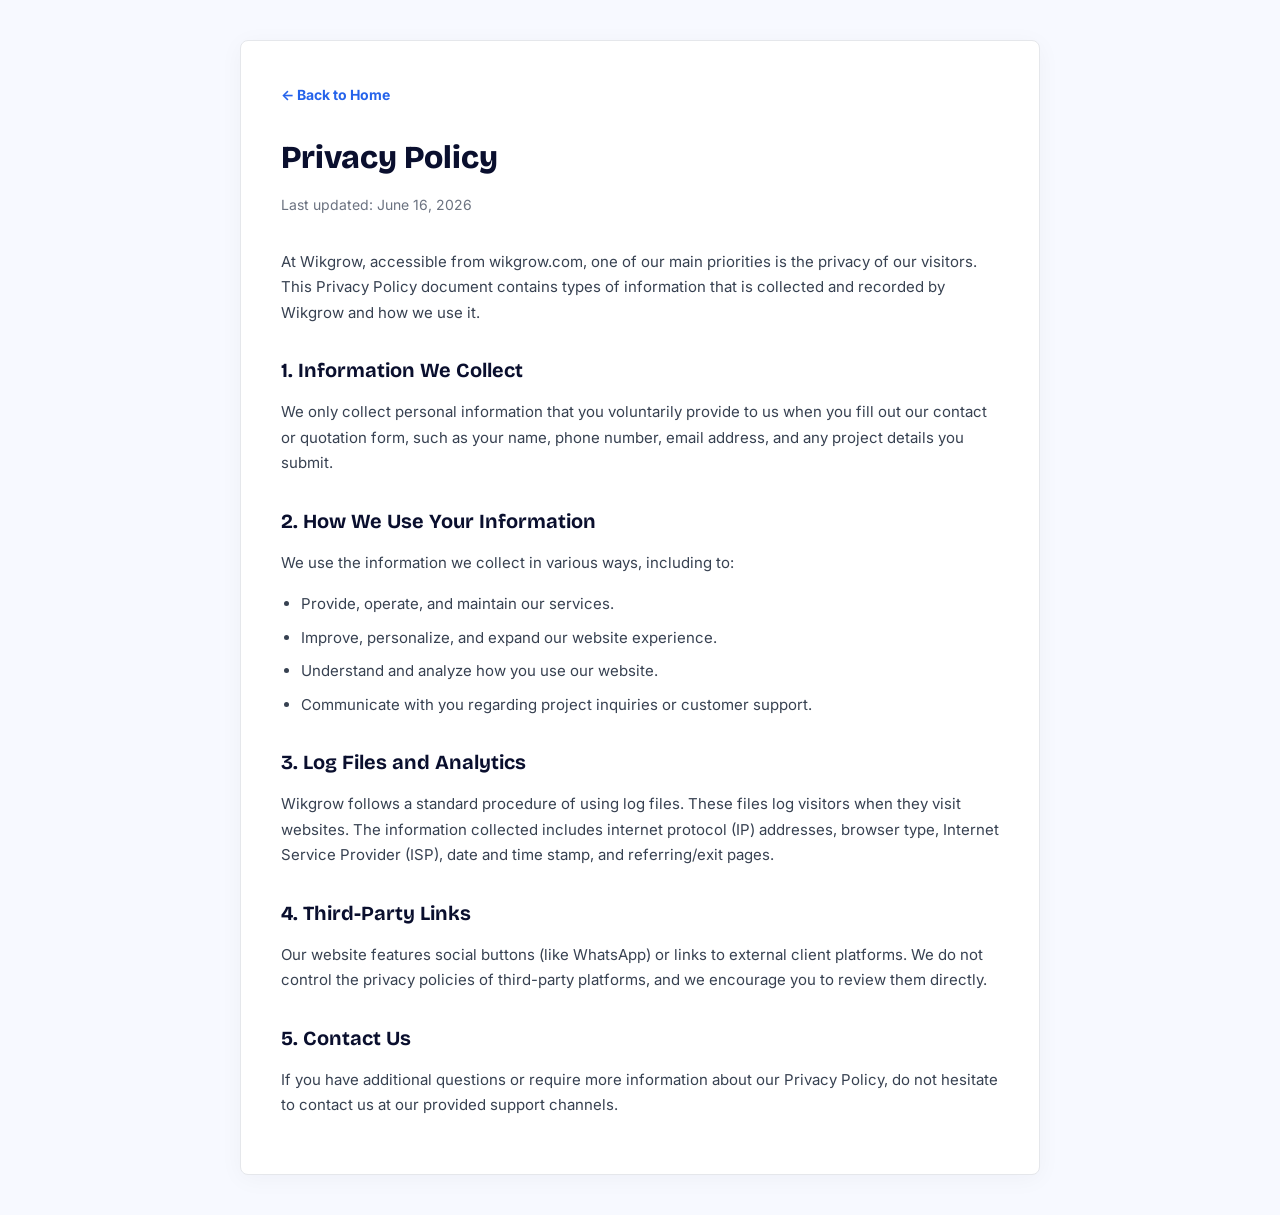
<file: privacy.html>
<!DOCTYPE html>
<html lang="en">
<head>
<meta charset="UTF-8">
<meta name="viewport" content="width=device-width, initial-scale=1.0">
<title>Privacy Policy – Wikgrow</title>
<link rel="preconnect" href="https://fonts.googleapis.com">
<link rel="preconnect" href="https://fonts.gstatic.com" crossorigin>
<link href="https://fonts.googleapis.com/css2?family=Inter:wght@300;400;500;600;700;800;900&family=Bricolage+Grotesque:wght@400;500;600;700;800&display=swap" rel="stylesheet">
<style>
:root {
  --navy: #0A0F2E;
  --blue: #2563EB;
  --blue-mid: #1D4ED8;
  --white: #FFFFFF;
  --off: #F7F9FF;
  --text: #0A0F2E;
  --text-mid: #374151;
  --text-soft: #6B7280;
  --border: #E5E7EB;
  --radius-sm: 8px;
}
*, *::before, *::after { margin: 0; padding: 0; box-sizing: border-box; }
body { font-family: 'Inter', sans-serif; color: var(--text); background: var(--off); line-height: 1.7; padding: 40px 20px; }
.privacy-container { max-width: 800px; margin: 0 auto; background: var(--white); padding: 40px; border-radius: var(--radius-sm); border: 1px solid var(--border); box-shadow: 0 4px 24px rgba(10,15,46,.04); }
h1 { font-family: 'Bricolage Grotesque', sans-serif; font-size: 32px; font-weight: 800; color: var(--navy); margin-bottom: 8px; }
.date { font-size: 14px; color: var(--text-soft); margin-bottom: 32px; }
h2 { font-family: 'Bricolage Grotesque', sans-serif; font-size: 20px; font-weight: 700; color: var(--navy); margin-top: 28px; margin-bottom: 12px; }
p { font-size: 15px; color: var(--text-mid); margin-bottom: 16px; }
ul { margin-bottom: 16px; padding-left: 20px; }
li { font-size: 15px; color: var(--text-mid); margin-bottom: 8px; }
a.back-btn { display: inline-flex; align-items: center; gap: 8px; font-weight: 700; font-size: 14px; color: var(--blue); margin-bottom: 24px; text-decoration: none; transition: color .2s; }
a.back-btn:hover { color: var(--blue-mid); }
</style>
</head>
<body>

<div class="privacy-container">
  <a href="index.html" class="back-btn">← Back to Home</a>
  <h1>Privacy Policy</h1>
  <p class="date">Last updated: June 16, 2026</p>

  <p>At Wikgrow, accessible from wikgrow.com, one of our main priorities is the privacy of our visitors. This Privacy Policy document contains types of information that is collected and recorded by Wikgrow and how we use it.</p>

  <h2>1. Information We Collect</h2>
  <p>We only collect personal information that you voluntarily provide to us when you fill out our contact or quotation form, such as your name, phone number, email address, and any project details you submit.</p>

  <h2>2. How We Use Your Information</h2>
  <p>We use the information we collect in various ways, including to:</p>
  <ul>
    <li>Provide, operate, and maintain our services.</li>
    <li>Improve, personalize, and expand our website experience.</li>
    <li>Understand and analyze how you use our website.</li>
    <li>Communicate with you regarding project inquiries or customer support.</li>
  </ul>

  <h2>3. Log Files and Analytics</h2>
  <p>Wikgrow follows a standard procedure of using log files. These files log visitors when they visit websites. The information collected includes internet protocol (IP) addresses, browser type, Internet Service Provider (ISP), date and time stamp, and referring/exit pages.</p>

  <h2>4. Third-Party Links</h2>
  <p>Our website features social buttons (like WhatsApp) or links to external client platforms. We do not control the privacy policies of third-party platforms, and we encourage you to review them directly.</p>

  <h2>5. Contact Us</h2>
  <p>If you have additional questions or require more information about our Privacy Policy, do not hesitate to contact us at our provided support channels.</p>
</div>

</body>
</html>
</file>
